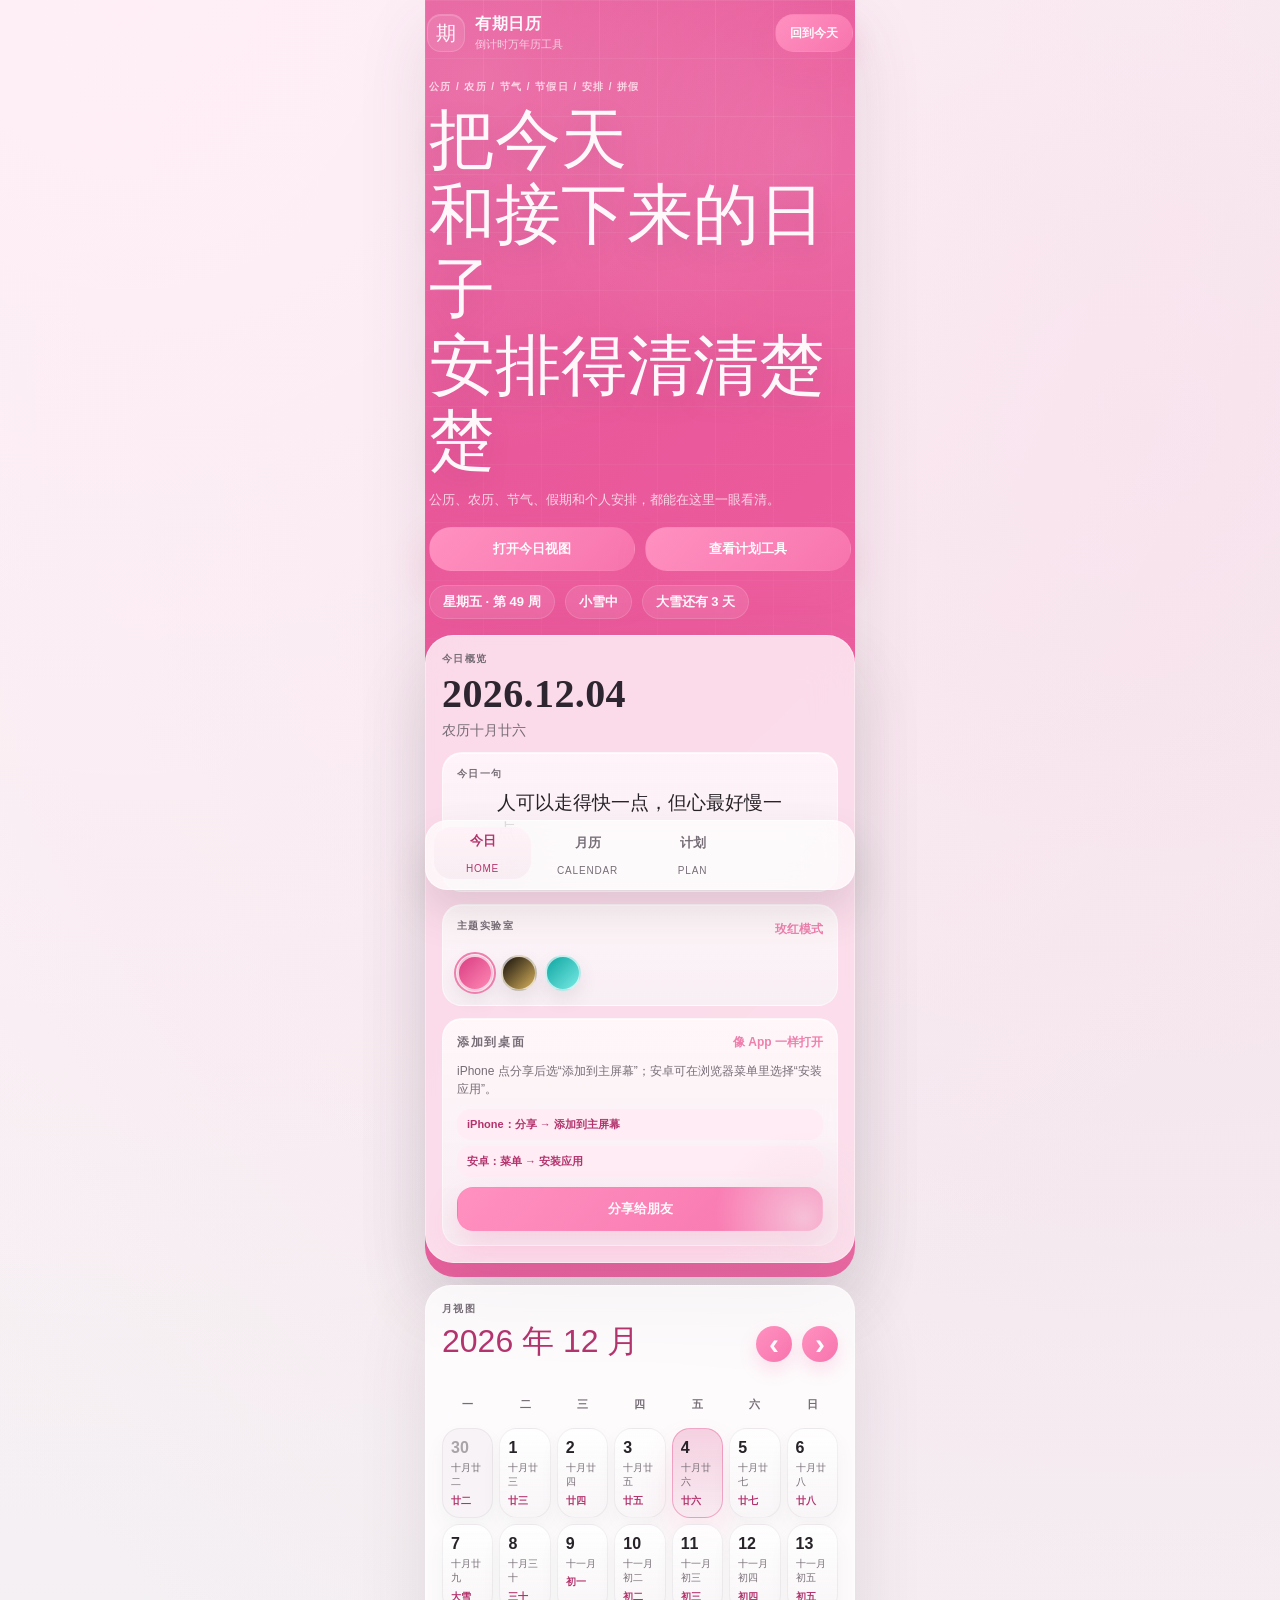
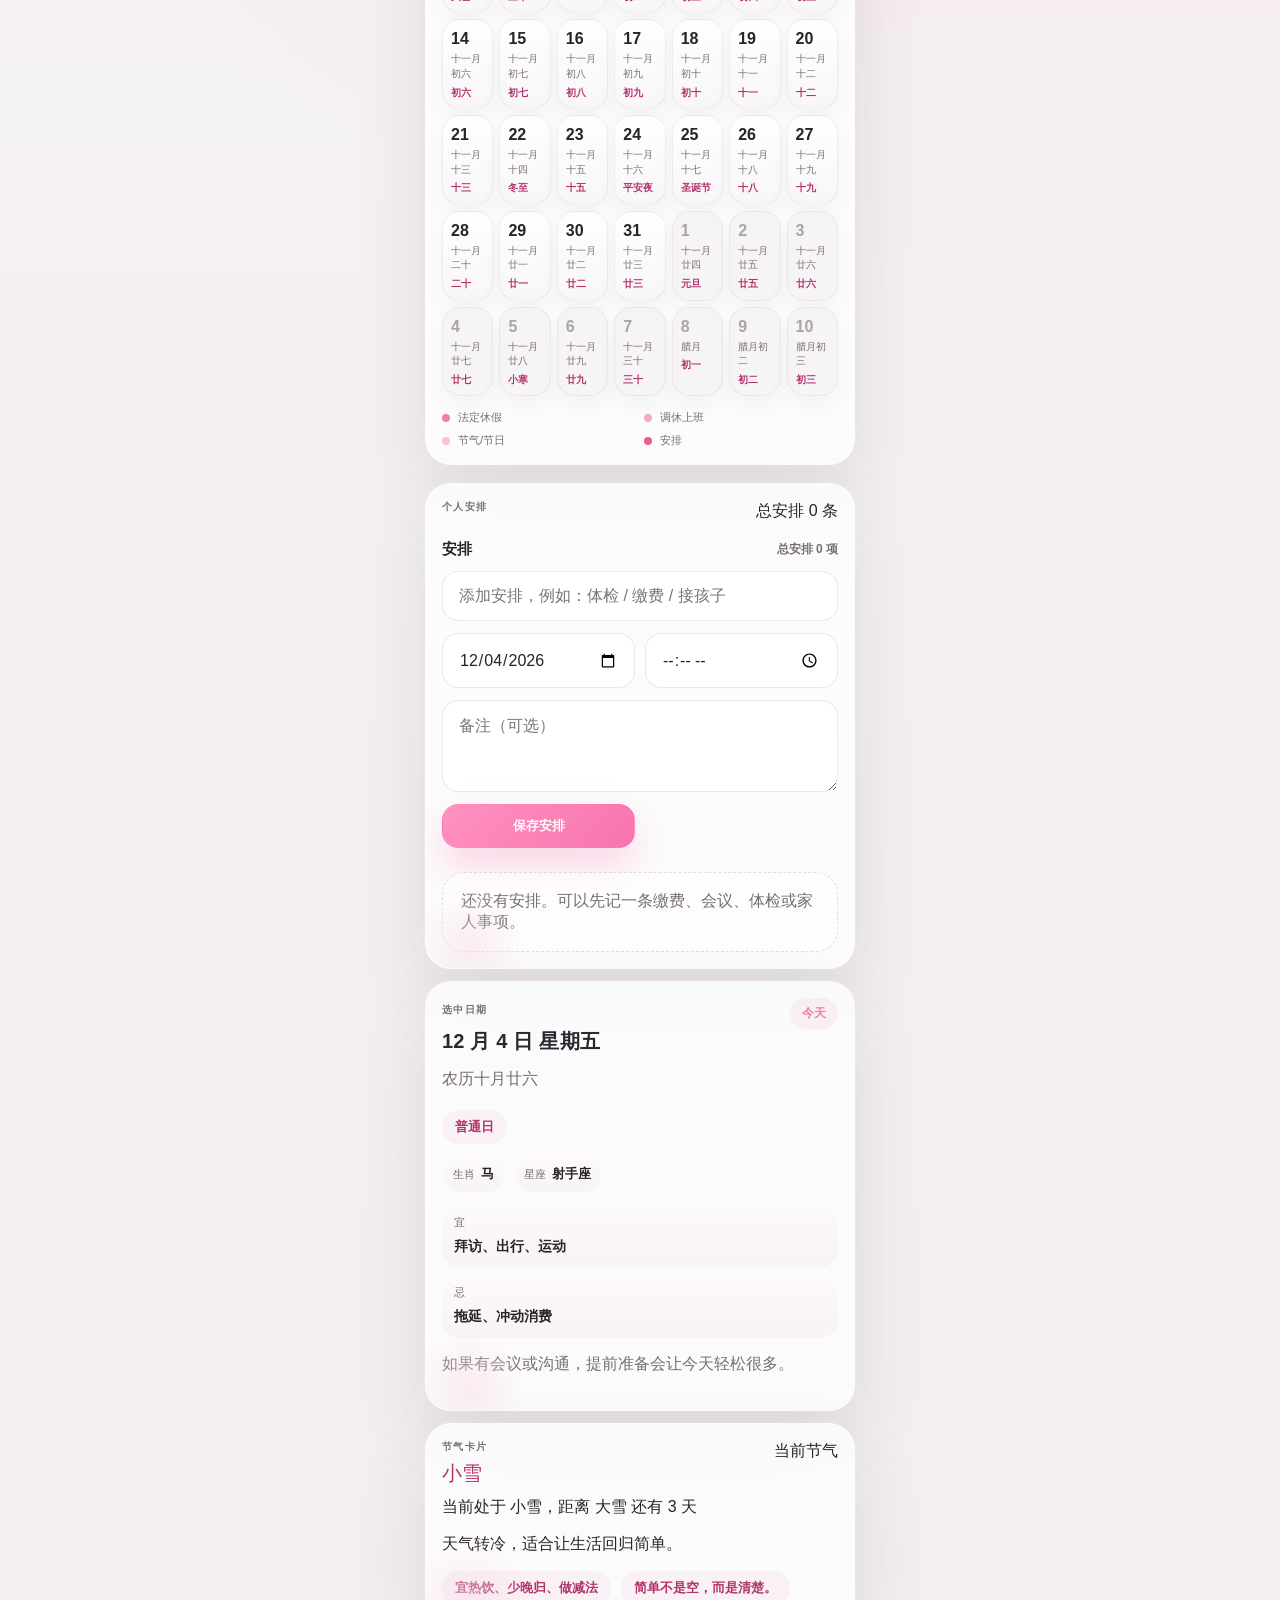
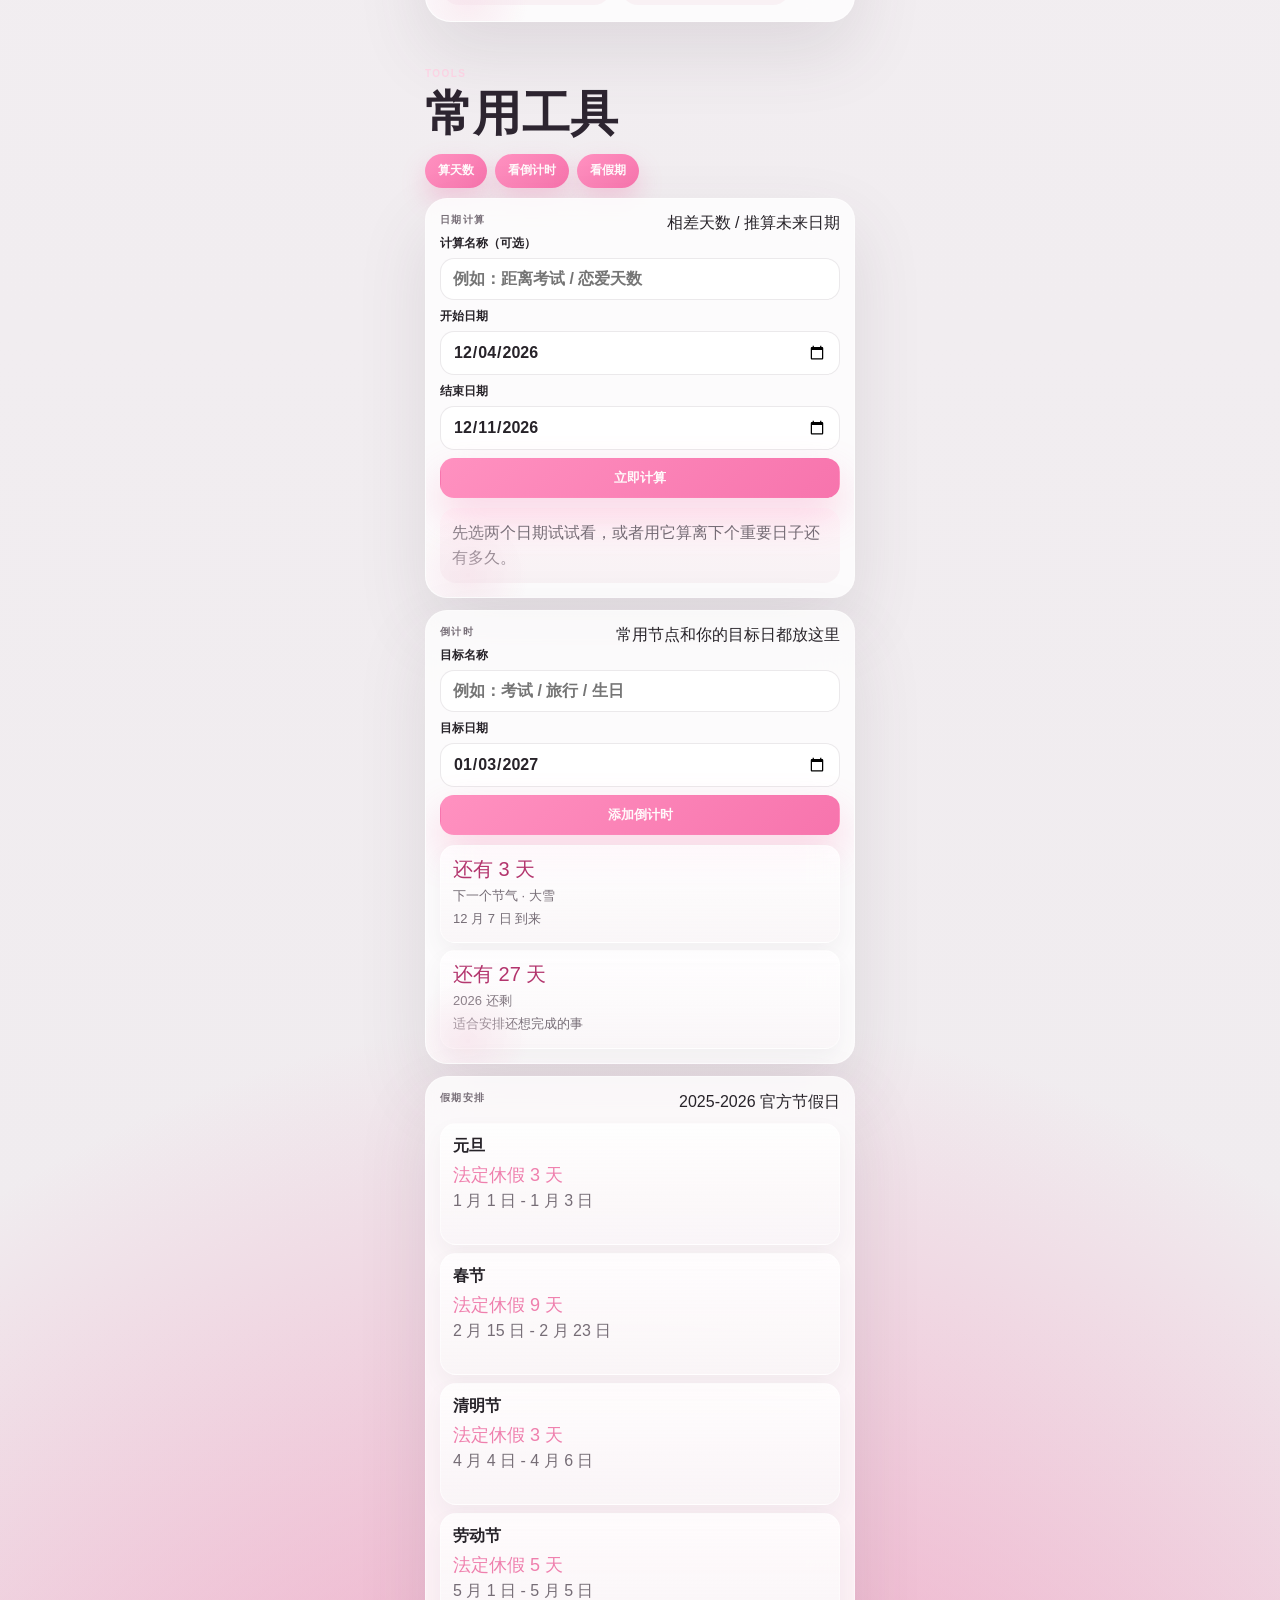
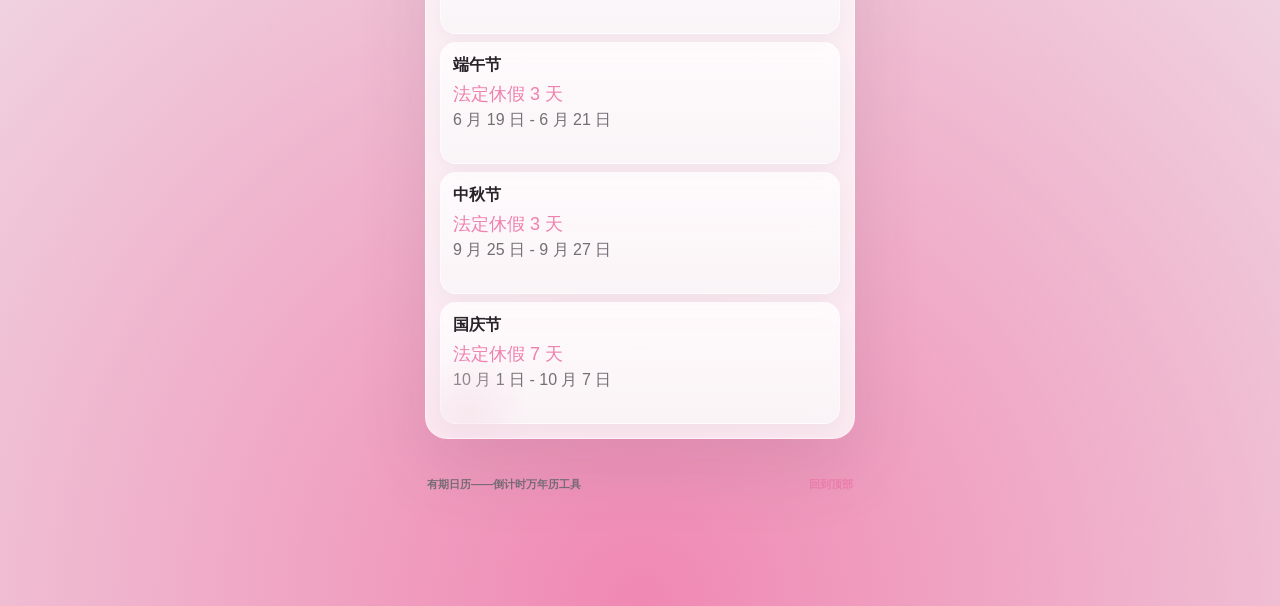
<file: index.html>
<!doctype html>
<html lang="zh-CN">
  <head>
    <meta charset="utf-8" />
    <meta name="viewport" content="width=device-width, initial-scale=1" />
    <title>有期日历——倒计时万年历工具</title>
    <meta
      name="description"
      content="有期日历——倒计时万年历工具，融合公历、农历、节气、法定节假日、轻量黄历、个人安排、倒计时与拼假建议。"
    />
    <meta name="application-name" content="有期日历" />
    <meta name="theme-color" content="#ea5b96" />
    <meta name="mobile-web-app-capable" content="yes" />
    <meta name="apple-mobile-web-app-capable" content="yes" />
    <meta name="apple-mobile-web-app-status-bar-style" content="default" />
    <meta name="apple-mobile-web-app-title" content="有期日历" />
    <meta name="format-detection" content="telephone=no" />
    <link rel="manifest" href="./manifest.webmanifest" />
    <link rel="icon" href="./assets/icon-calendar.svg" type="image/svg+xml" />
    <link rel="icon" href="./assets/icon-192.png" sizes="192x192" type="image/png" />
    <link rel="apple-touch-icon" href="./assets/apple-touch-icon.png" />
    <link rel="stylesheet" href="./styles.css?v=36" />
  </head>
  <body>
    <div class="app-shell">
      <header class="hero" id="top">
        <nav class="nav" aria-label="主导航">
          <a class="brand" href="#top">
            <span class="brand-mark">期</span>
            <span class="brand-copy">
              <strong>有期日历</strong>
              <small>倒计时万年历工具</small>
            </span>
          </a>
          <div class="nav-actions">
            <a href="#calendarSection">看日历</a>
            <a href="#toolsSection">看工具</a>
            <button type="button" class="ghost-button is-hidden" id="installAppButton">安装 App</button>
            <button type="button" class="ghost-button" id="jumpTodayButton">回到今天</button>
          </div>
        </nav>

        <section class="hero-grid">
          <div class="hero-copy">
            <p class="eyebrow">公历 / 农历 / 节气 / 节假日 / 安排 / 拼假</p>
            <h1>把今天<br />和接下来的日子<br />安排得清清楚楚</h1>
            <p class="lead">公历、农历、节气、假期和个人安排，都能在这里一眼看清。</p>
            <div class="hero-actions">
              <a class="button primary" href="#calendarSection">打开今日视图</a>
              <a class="button secondary" href="#toolsSection">查看计划工具</a>
            </div>
            <div class="hero-meta" id="heroMeta"></div>
          </div>

          <aside class="hero-panel">
            <div class="today-head">
              <p class="panel-label">今日概览</p>
              <h2 id="heroDateText">2026.05.25</h2>
              <p id="heroLunarText">农历四月初九</p>
            </div>
            <div class="today-quote">
              <p class="panel-label">今日一句</p>
              <blockquote id="quoteText"></blockquote>
              <cite id="quoteSource"></cite>
            </div>
            <div class="theme-lab">
              <div class="card-head">
                <p class="panel-label">主题实验室</p>
                <span id="themeNameText">玫红模式</span>
              </div>
              <div class="theme-presets" id="themePresetList" aria-label="主题预设">
                <button type="button" class="theme-swatch" data-theme-preset="rose" aria-label="玫红模式"></button>
                <button type="button" class="theme-swatch" data-theme-preset="amber" aria-label="黑金模式"></button>
                <button type="button" class="theme-swatch" data-theme-preset="tiffany" aria-label="提夫尼蓝模式"></button>
              </div>
            </div>
            <div class="install-card">
              <div class="card-head">
                <p class="panel-label">添加到桌面</p>
                <span>像 App 一样打开</span>
              </div>
              <p id="installHintText">扫码或点链接打开后，可添加到手机桌面。</p>
              <div class="install-steps">
                <span>iPhone：分享 → 添加到主屏幕</span>
                <span>安卓：菜单 → 安装应用</span>
              </div>
              <button type="button" class="button secondary small" id="shareAppButton">分享给朋友</button>
            </div>
          </aside>
        </section>
      </header>

      <main>
        <section class="calendar-section" id="calendarSection">
          <div class="calendar-layout">
            <div class="calendar-main-column">
              <article class="calendar-panel">
                <div class="calendar-toolbar">
                  <div>
                    <p class="panel-label">月视图</p>
                    <h3 id="calendarTitle">2026 年 5 月</h3>
                  </div>
                  <div class="toolbar-actions">
                    <button type="button" class="icon-button" id="prevMonthButton" aria-label="上一个月">‹</button>
                    <button type="button" class="icon-button" id="nextMonthButton" aria-label="下一个月">›</button>
                  </div>
                </div>

                <div class="weekday-row" aria-hidden="true">
                  <span>一</span>
                  <span>二</span>
                  <span>三</span>
                  <span>四</span>
                  <span>五</span>
                  <span>六</span>
                  <span>日</span>
                </div>
                <div class="calendar-grid" id="calendarGrid" role="grid" aria-label="月历"></div>
                <div class="legend">
                  <span><i class="dot holiday"></i>法定休假</span>
                  <span><i class="dot makeup"></i>调休上班</span>
                  <span><i class="dot solar"></i>节气/节日</span>
                  <span><i class="dot schedule"></i>安排</span>
                </div>
              </article>

              <article class="detail-card plan-card">
                <div class="card-head">
                  <p class="panel-label">个人安排</p>
                  <span id="planCountText">当天 0 条</span>
                </div>
                <div class="plan-section">
                  <div class="plan-section-head">
                    <strong>安排</strong>
                    <span id="scheduleCountText">0 项</span>
                  </div>
                  <form class="schedule-form" id="scheduleForm">
                    <input id="scheduleTitleInput" name="title" type="text" maxlength="28" placeholder="添加安排，例如：体检 / 缴费 / 接孩子" required />
                    <div class="schedule-grid">
                      <input id="scheduleDateInput" name="date" type="date" required />
                      <input id="scheduleTimeInput" name="time" type="time" />
                    </div>
                    <textarea id="scheduleNoteInput" name="note" rows="3" maxlength="80" placeholder="备注（可选）"></textarea>
                    <div class="schedule-form-actions">
                      <button type="submit" class="button primary small" id="scheduleSubmitButton">保存安排</button>
                      <button type="button" class="button secondary small is-hidden" id="scheduleEditCancelButton">取消修改</button>
                    </div>
                  </form>
                  <div class="schedule-list" id="scheduleList"></div>
                </div>
              </article>
            </div>

            <aside class="detail-column">
              <article class="detail-card focus-card">
                <div class="card-head">
                  <p class="panel-label">选中日期</p>
                  <span class="date-pill" id="selectedDatePill">今天</span>
                </div>
                <h3 id="selectedDateTitle">5 月 25 日 星期一</h3>
                <p class="detail-subtitle" id="selectedLunarText">农历四月初九</p>
                <div class="tag-group" id="selectedTags"></div>
                <div class="selected-schedule-preview" id="selectedSchedulePreview"></div>
                <div class="today-grid">
                  <div>
                    <span>生肖</span>
                    <strong id="selectedZodiac">马</strong>
                  </div>
                  <div>
                    <span>星座</span>
                    <strong id="selectedStarSign">双子座</strong>
                  </div>
                </div>
                <div class="daily-advice-grid">
                  <div>
                    <span>宜</span>
                    <strong id="selectedYi">整理、沟通、复盘</strong>
                  </div>
                  <div>
                    <span>忌</span>
                    <strong id="selectedJi">拖延、熬夜</strong>
                  </div>
                </div>
                <p class="advice" id="selectedAdvice"></p>
              </article>

              <article class="detail-card solar-card">
                <div class="card-head">
                  <p class="panel-label">节气卡片</p>
                  <span id="solarPhaseBadge">当前节气</span>
                </div>
                <h3 id="solarTermTitle">小满</h3>
                <p id="solarTermDateText"></p>
                <p id="solarTermDescription"></p>
                <div class="mini-list" id="solarMetaList"></div>
              </article>
            </aside>
          </div>
        </section>

        <section class="tools-section" id="toolsSection">
          <div class="section-heading">
            <p class="eyebrow">Tools</p>
            <h2>常用工具</h2>
            <div class="tool-shortcuts" aria-label="常用工具入口">
              <button type="button" data-tool-jump="dateDiffTool">算天数</button>
              <button type="button" data-tool-jump="countdownTool">看倒计时</button>
              <button type="button" data-tool-jump="leavePlannerTool">看假期</button>
            </div>
          </div>

          <div class="tool-grid">
            <article class="tool-card" id="dateDiffTool">
              <div class="card-head">
                <p class="panel-label">日期计算</p>
                <span>相差天数 / 推算未来日期</span>
              </div>
              <form id="dateDiffForm" class="stack-form">
                <label>
                  <span>计算名称（可选）</span>
                  <input id="diffTitleInput" type="text" maxlength="24" placeholder="例如：距离考试 / 恋爱天数" />
                </label>
                <label>
                  <span>开始日期</span>
                  <input id="diffStartInput" type="date" required />
                </label>
                <label>
                  <span>结束日期</span>
                  <input id="diffEndInput" type="date" required />
                </label>
                <button type="submit" class="button primary">立即计算</button>
              </form>
              <div class="tool-result" id="dateDiffResult"></div>
            </article>

            <article class="tool-card" id="countdownTool">
              <div class="card-head">
                <p class="panel-label">倒计时</p>
                <span>常用节点和你的目标日都放这里</span>
              </div>
              <form id="countdownForm" class="stack-form countdown-form">
                <label>
                  <span>目标名称</span>
                  <input id="countdownTitleInput" type="text" maxlength="24" placeholder="例如：考试 / 旅行 / 生日" required />
                </label>
                <label>
                  <span>目标日期</span>
                  <input id="countdownDateInput" type="date" required />
                </label>
                <button type="submit" class="button primary">添加倒计时</button>
              </form>
              <div class="countdown-list" id="countdownList"></div>
            </article>

            <article class="tool-card" id="leavePlannerTool">
              <div class="card-head">
                <p class="panel-label">假期安排</p>
                <span>2025-2026 官方节假日</span>
              </div>
              <div class="planner-list" id="leavePlannerList"></div>
            </article>
          </div>
        </section>

      </main>

      <footer class="footer">
        <span>有期日历——倒计时万年历工具</span>
        <a href="#top">回到顶部</a>
      </footer>

      <div class="schedule-modal" id="scheduleModal" hidden>
        <button type="button" class="schedule-modal-backdrop" id="scheduleModalBackdrop" aria-label="关闭安排详情"></button>
        <section class="schedule-modal-panel" role="dialog" aria-modal="true" aria-labelledby="scheduleModalTitle">
          <div class="schedule-modal-handle" aria-hidden="true"></div>
          <div class="schedule-modal-head">
            <div>
              <p class="panel-label">当日安排</p>
              <h3 id="scheduleModalTitle">5 月 28 日 星期四</h3>
              <p id="scheduleModalSubtitle">共 1 项安排</p>
            </div>
            <button type="button" class="schedule-modal-close" id="scheduleModalClose" aria-label="关闭">×</button>
          </div>
          <div class="schedule-modal-list" id="scheduleModalList"></div>
        </section>
      </div>

      <nav class="app-dock" aria-label="App 导航">
        <a class="dock-item is-active" href="#top" data-dock-target="top">
          <span>今日</span>
          <small>Home</small>
        </a>
        <a class="dock-item" href="#calendarSection" data-dock-target="calendarSection">
          <span>月历</span>
          <small>Calendar</small>
        </a>
        <a class="dock-item" href="#toolsSection" data-dock-target="toolsSection">
          <span>计划</span>
          <small>Plan</small>
        </a>
      </nav>
    </div>

    <script src="./calendar-data.js"></script>
    <script src="./user-data-store.js"></script>
    <script src="./script.js?v=36"></script>
  </body>
</html>
</file>
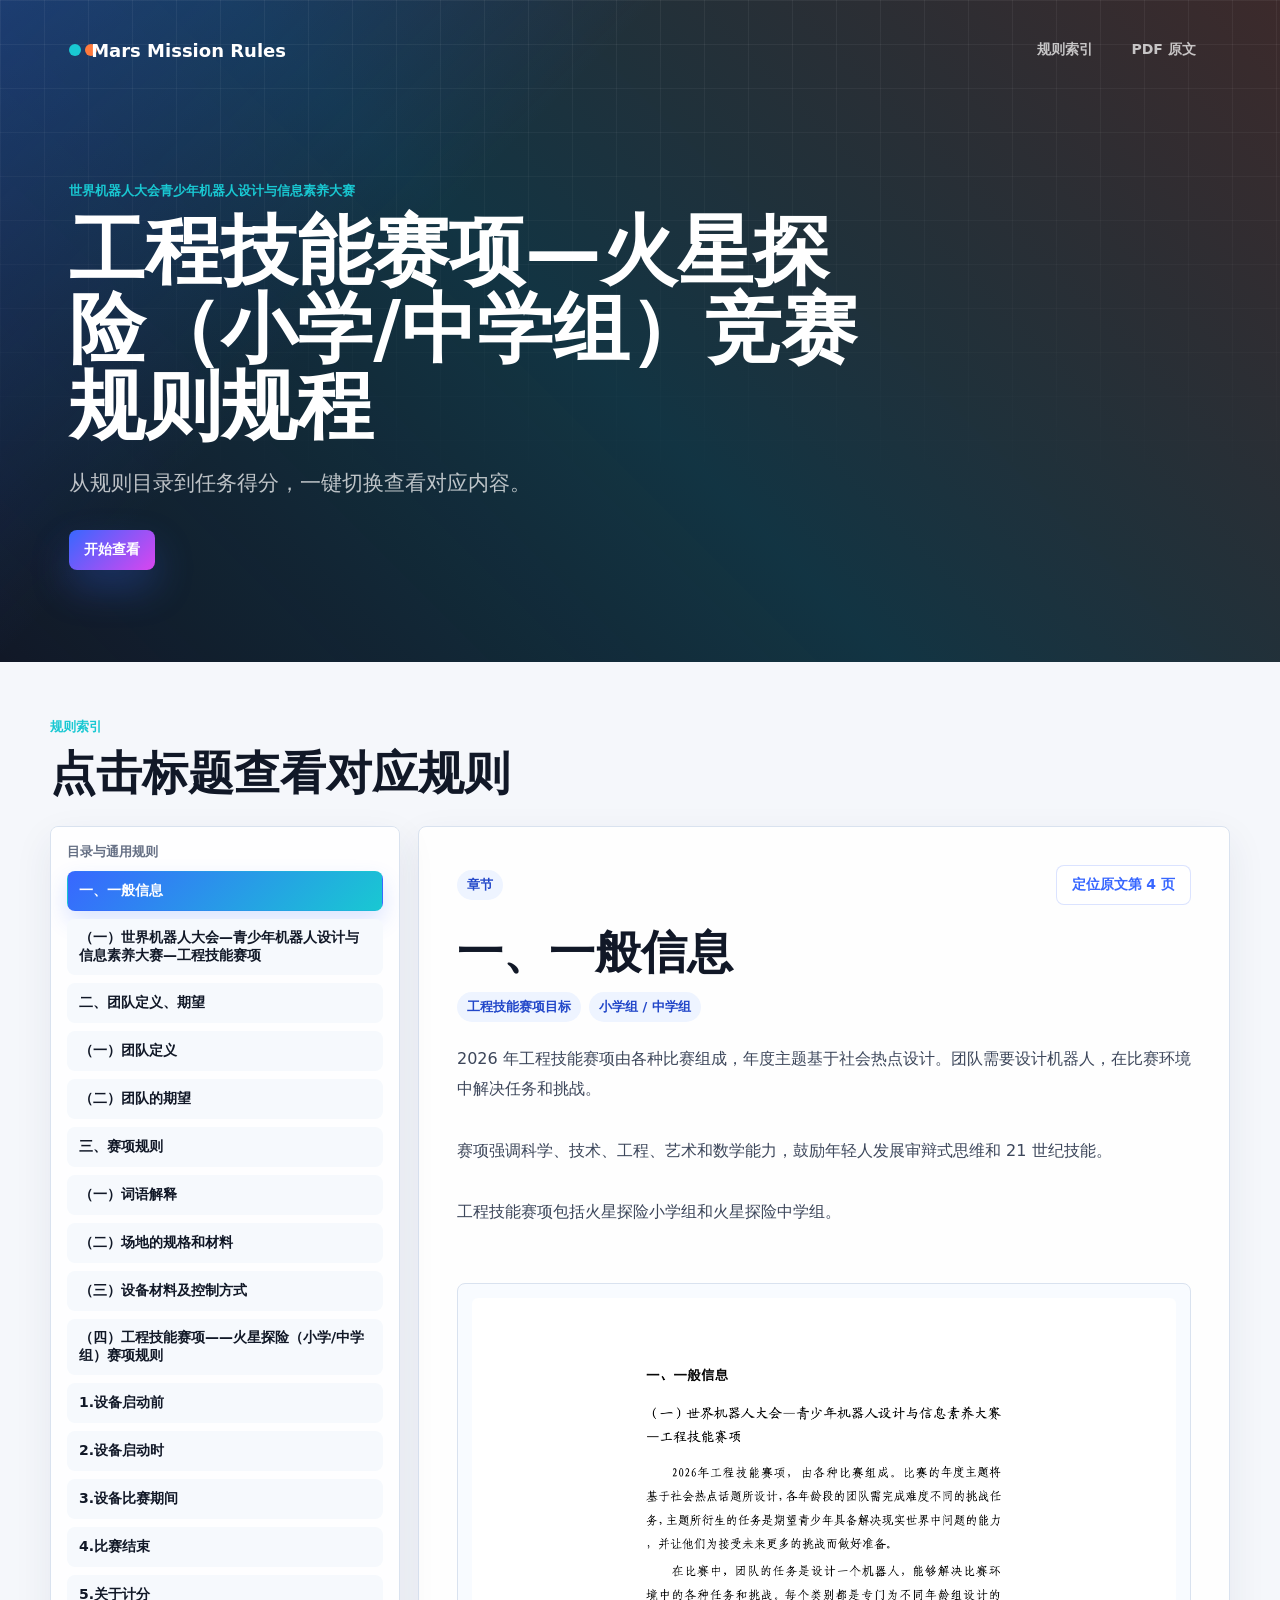
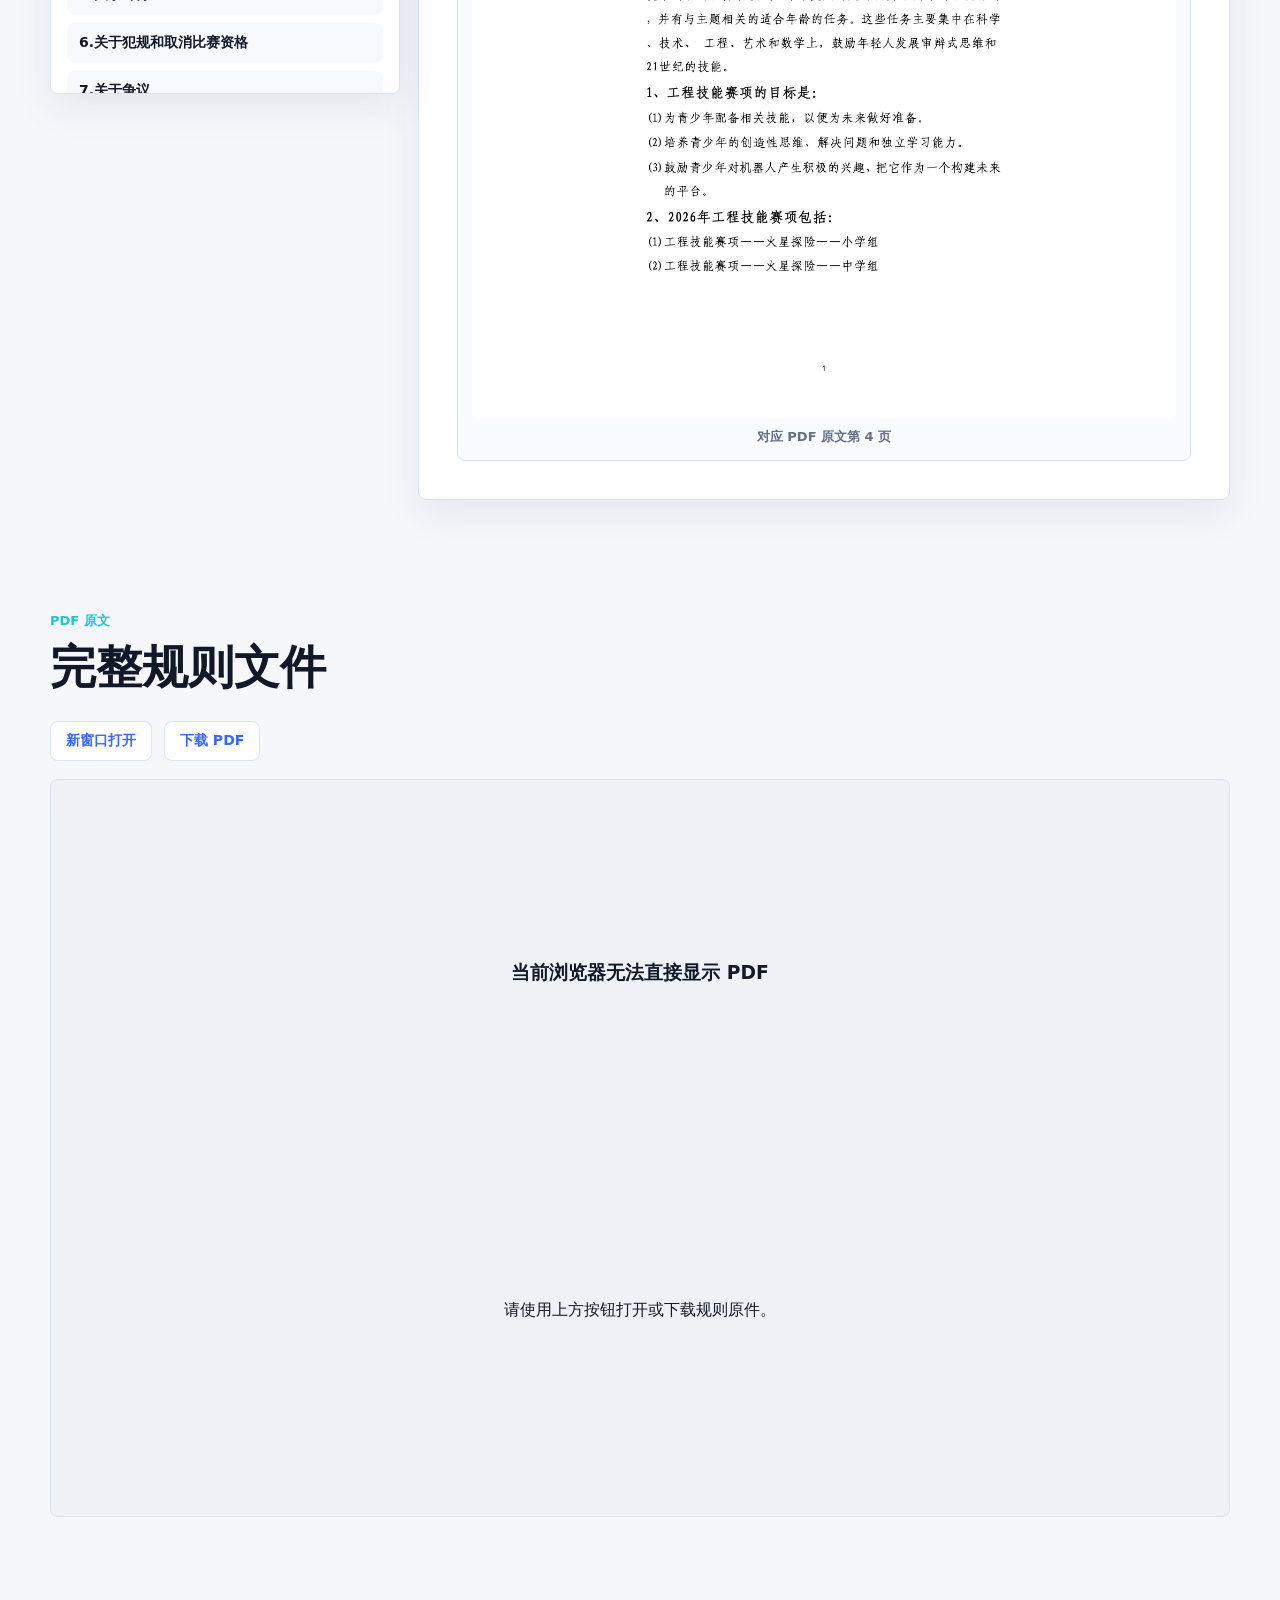
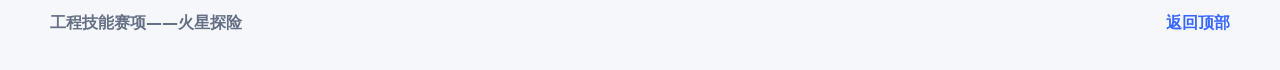
<file: mars-rules/index.html>
<!doctype html>
<html lang="zh-CN">
  <head>
    <meta charset="utf-8" />
    <meta name="viewport" content="width=device-width, initial-scale=1" />
    <title>工程技能赛项—火星探险竞赛规则规程</title>
    <link rel="stylesheet" href="./styles.css" />
    <meta name="description" content="工程技能赛项火星探险规则互动网页。" />
  </head>
  <body>
    <header class="site-header" id="top">
      <nav class="nav" aria-label="页面导航">
        <a class="brand" href="#top">Mars Mission Rules</a>
        <div class="nav-links">
          <a href="#rules">规则索引</a>
          <a href="#pdf">PDF 原文</a>
        </div>
      </nav>

      <section class="hero">
        <div class="hero-copy">
          <p class="eyebrow">世界机器人大会青少年机器人设计与信息素养大赛</p>
          <h1>工程技能赛项—火星探险（小学/中学组）竞赛规则规程</h1>
          <p class="lead">从规则目录到任务得分，一键切换查看对应内容。</p>
          <div class="hero-actions">
            <a class="button primary" href="#rules">开始查看</a>
          </div>
        </div>
      </section>
    </header>

    <main>
      <section class="section rules" id="rules">
        <div class="section-head">
          <p class="eyebrow">规则索引</p>
          <h2>点击标题查看对应规则</h2>
        </div>

        <div class="rule-layout">
          <aside class="index-panel" aria-label="规则标题索引">
            <div class="index-group">
              <h3>目录与通用规则</h3>
              <div class="chip-list" id="generalIndex"></div>
            </div>
            <div class="index-group">
              <h3>任务标题</h3>
              <div class="chip-list task-list" id="taskIndex"></div>
            </div>
          </aside>

          <article class="rule-card" id="ruleCard" tabindex="-1" aria-live="polite">
            <div class="rule-card-top">
              <span class="rule-tag" id="ruleTag">章节</span>
              <a class="pdf-link" id="rulePdfLink" href="#pdf">定位到原文页</a>
            </div>
            <h3 id="ruleTitle"></h3>
            <div id="ruleMeta" class="rule-meta"></div>
            <div id="ruleBody" class="rule-body"></div>
            <div id="ruleTable" class="rule-table-wrap"></div>
            <figure class="page-preview">
              <img id="rulePageImage" src="../assets/pages/page-04.png" alt="对应 PDF 页面预览" />
              <figcaption id="rulePageCaption">PDF 原文页预览</figcaption>
            </figure>
          </article>
        </div>
      </section>

      <section class="section pdf-section" id="pdf">
        <div class="section-head">
          <p class="eyebrow">PDF 原文</p>
          <h2>完整规则文件</h2>
        </div>
        <div class="pdf-actions">
          <a class="button secondary" href="../mars-exploration-rules.pdf" target="_blank" rel="noreferrer">新窗口打开</a>
          <a class="button secondary" href="../mars-exploration-rules.pdf" download>下载 PDF</a>
        </div>
        <div class="pdf-frame">
          <object id="pdfObject" data="../mars-exploration-rules.pdf#view=FitH" type="application/pdf">
            <div class="fallback">
              <h3>当前浏览器无法直接显示 PDF</h3>
              <p>请使用上方按钮打开或下载规则原件。</p>
            </div>
          </object>
        </div>
      </section>
    </main>

    <footer class="footer">
      <span>工程技能赛项——火星探险</span>
      <a href="#top">返回顶部</a>
    </footer>

    <div class="modal" id="ruleModal" aria-hidden="true">
      <div class="modal-backdrop" data-close-modal></div>
      <section class="modal-sheet" role="dialog" aria-modal="true" aria-labelledby="modalTitle" tabindex="-1">
        <div class="modal-bar">
          <button class="modal-back" type="button" data-close-modal>返回目录</button>
          <a class="modal-pdf-link" id="modalPdfLink" href="#pdf">定位原文页</a>
        </div>
        <div class="modal-content">
          <span class="rule-tag" id="modalTag">章节</span>
          <h3 id="modalTitle"></h3>
          <div id="modalMeta" class="rule-meta"></div>
          <div id="modalBody" class="rule-body"></div>
          <div id="modalTable" class="rule-table-wrap"></div>
          <figure class="page-preview modal-preview">
            <img id="modalPageImage" src="../assets/pages/page-04.png" alt="对应 PDF 页面预览" />
            <figcaption id="modalPageCaption">PDF 原文页预览</figcaption>
          </figure>
        </div>
      </section>
    </div>

    <script src="./script.js"></script>
  </body>
</html>
</file>
<file: styles.css>
:root {
  /* Core surfaces and text */
  color-scheme: light;
  --bg: #f4f1f3;
  --bg-strong: #ece8eb;
  --paper: rgba(255, 255, 255, 0.78);
  --paper-solid: #fcfbfc;
  --surface: rgba(249, 246, 248, 0.92);
  --surface-strong: rgba(255, 241, 247, 0.94);
  --ink: #272329;
  --muted: #766d76;
  --line: rgba(91, 78, 88, 0.12);
  --line-strong: rgba(91, 78, 88, 0.2);

  /* Brand palette */
  --accent: #ea5b96;
  --accent-deep: #ee7caf;
  --accent-soft: #f7b2cf;
  --accent-soft-2: #ffe1ee;
  --accent-dark: #b3346d;
  --mint: #f0a8c5;
  --gold: #ffc0d7;
  --hero-start: #e55497;
  --hero-mid: #eb5b9c;
  --hero-end: #f06aa6;
  --glow-1: #ffdfed;
  --glow-2: #f5d6e3;
  --glow-3: #f7c4da;
  --button-start: #ff91c0;
  --button-end: #f774ad;
  --button-shadow: rgba(244, 106, 165, 0.28);
  --calendar-border: rgba(234, 91, 150, 0.18);
  --calendar-border-hover: rgba(234, 91, 150, 0.28);
  --calendar-border-strong: rgba(234, 91, 150, 0.42);
  --calendar-inset: rgba(234, 91, 150, 0.2);
  --calendar-shadow: rgba(234, 91, 150, 0.12);
  --calendar-selected-shadow: rgba(234, 91, 150, 0.14);
  --calendar-today-start: rgba(255, 231, 242, 0.98);
  --calendar-today-end: rgba(255, 247, 251, 0.98);
  --calendar-selected-start: rgba(255, 246, 250, 0.98);
  --calendar-selected-end: rgba(247, 237, 242, 0.98);
  --calendar-active-start: rgba(255, 222, 237, 0.98);
  --calendar-active-end: rgba(255, 243, 249, 0.98);
  --calendar-holiday-start: rgba(255, 237, 244, 0.96);
  --calendar-holiday-end: rgba(255, 251, 252, 0.94);
  --calendar-makeup-start: rgba(237, 245, 242, 0.96);
  --calendar-makeup-end: rgba(255, 255, 255, 0.92);

  /* Shared depth and radius */
  --shadow: 0 30px 70px rgba(83, 69, 80, 0.12);
  --shadow-soft: 0 18px 42px rgba(83, 69, 80, 0.08);
  --radius-xl: 32px;
  --radius-lg: 24px;
  --radius-md: 18px;

  /* Title system */
  --font-title: "Songti SC", "STSong", serif;
  --font-display: "Cormorant Garamond", "Songti SC", serif;
  --title-ink: #2d2530;
  --title-hero-size: clamp(38px, 6vw, 66px);
  --title-section-size: clamp(30px, 4vw, 48px);
  --title-card-size: clamp(22px, 2.4vw, 30px);
  --title-detail-size: 20px;
}

* {
  box-sizing: border-box;
}

html {
  scroll-behavior: smooth;
}

body {
  margin: 0;
  min-width: 320px;
  color: var(--ink);
  font-family: "Hiragino Sans GB", "PingFang SC", "Source Han Sans SC", "Microsoft YaHei", sans-serif;
  background:
    radial-gradient(circle at 10% 0%, var(--glow-1), transparent 28%),
    radial-gradient(circle at 90% 8%, var(--glow-2), transparent 30%),
    radial-gradient(circle at 50% 100%, var(--glow-3), transparent 22%),
    linear-gradient(180deg, #f7f4f6 0%, #f2eef1 48%, #efebee 100%);
}

a {
  color: inherit;
  text-decoration: none;
}

button,
input,
textarea {
  font: inherit;
}

button {
  border: 0;
  cursor: pointer;
}

.is-hidden {
  display: none !important;
}

input,
textarea {
  width: 100%;
  padding: 15px 16px;
  border: 1px solid var(--line);
  border-radius: 16px;
  color: var(--ink);
  background: rgba(255, 255, 255, 0.84);
  box-shadow: inset 0 1px 0 rgba(255, 255, 255, 0.7);
}

input:focus-visible,
textarea:focus-visible,
button:focus-visible,
a:focus-visible {
  outline: 3px solid rgba(217, 152, 177, 0.34);
  outline-offset: 2px;
}

textarea {
  min-height: 92px;
  resize: vertical;
}

.app-shell {
  min-height: 100vh;
  padding-bottom: 120px;
}

.hero,
.calendar-section,
.tools-section,
.notes-section,
.footer {
  width: min(1180px, calc(100% - 28px));
  margin-inline: auto;
}

.hero {
  position: relative;
  padding: 22px 0 48px;
}

.hero::before {
  content: "";
  position: absolute;
  inset: 0;
  z-index: -2;
  border-radius: 0 0 44px 44px;
  background:
    radial-gradient(circle at 12% 6%, rgba(255, 228, 239, 0.2), transparent 30%),
    radial-gradient(circle at 88% 12%, rgba(255, 255, 255, 0.12), transparent 24%),
    linear-gradient(135deg, var(--hero-start) 0%, var(--hero-mid) 52%, var(--hero-end) 100%);
  box-shadow: var(--shadow);
}

.hero::after {
  content: "";
  position: absolute;
  inset: 0;
  z-index: -1;
  border-radius: 0 0 44px 44px;
  background-image:
    linear-gradient(rgba(255, 255, 255, 0.08) 1px, transparent 1px),
    linear-gradient(90deg, rgba(255, 255, 255, 0.08) 1px, transparent 1px);
  background-size: 58px 58px;
  mask-image: linear-gradient(180deg, rgba(0, 0, 0, 0.9), transparent 85%);
}

.nav,
.hero-grid {
  width: min(1120px, calc(100% - 8px));
  margin-inline: auto;
}

.nav {
  display: flex;
  align-items: center;
  justify-content: space-between;
  gap: 18px;
  padding: 6px 0 22px;
}

.brand {
  display: inline-flex;
  align-items: center;
  gap: 14px;
  color: #fff8fb;
}

.brand-mark {
  display: grid;
  width: 46px;
  height: 46px;
  place-items: center;
  border: 1px solid rgba(255, 248, 251, 0.16);
  border-radius: 16px;
  font-family: "STKaiti", "KaiTi", serif;
  font-size: 24px;
  background: rgba(255, 255, 255, 0.1);
  box-shadow: inset 0 1px 0 rgba(255, 255, 255, 0.18);
}

.brand-copy {
  display: grid;
  gap: 2px;
}

.brand-copy strong {
  font-size: 19px;
  letter-spacing: 0.04em;
}

.brand-copy small {
  color: rgba(255, 248, 251, 0.7);
  font-size: 12px;
}

.nav-actions {
  display: flex;
  align-items: center;
  gap: 10px;
}

.nav-actions a,
.ghost-button,
.button {
  display: inline-flex;
  align-items: center;
  justify-content: center;
  min-height: 42px;
  padding: 0 16px;
  border-radius: 999px;
  font-size: 14px;
  font-weight: 700;
}

.nav-actions a {
  color: rgba(255, 248, 251, 0.78);
}

.nav-actions a:hover {
  color: #fff;
}

.ghost-button {
  color: #fffafb;
  border: 1px solid rgba(255, 126, 180, 0.16);
  background: linear-gradient(135deg, var(--button-start), var(--button-end));
  box-shadow: 0 12px 24px var(--button-shadow);
}

.hero-grid {
  display: grid;
  grid-template-columns: minmax(0, 1.08fr) minmax(290px, 360px);
  gap: clamp(24px, 4vw, 42px);
  align-items: stretch;
}

.hero-copy {
  padding: clamp(30px, 5vw, 64px) 0 8px;
  color: #fff8fb;
}

.eyebrow,
.panel-label {
  margin: 0 0 12px;
  font-size: 12px;
  font-weight: 800;
  letter-spacing: 0.16em;
  text-transform: uppercase;
}

.eyebrow {
  color: #ffd7e7;
}

.panel-label {
  color: var(--muted);
}

h1,
h2,
h3,
p,
blockquote {
  margin-top: 0;
}

h1 {
  max-width: 780px;
  margin-bottom: 20px;
  color: var(--title-ink);
  font-family: var(--font-title);
  font-size: var(--title-hero-size);
  line-height: 1.08;
  letter-spacing: 0.01em;
}

h2 {
  margin-bottom: 12px;
  color: var(--title-ink);
  font-family: var(--font-title);
  font-size: var(--title-section-size);
  line-height: 1.1;
  letter-spacing: 0.01em;
}

h3 {
  margin-bottom: 12px;
  color: var(--title-ink);
  font-size: var(--title-card-size);
  line-height: 1.2;
  letter-spacing: 0.01em;
}

.hero-copy h1 {
  color: #fff8fb;
  font-family: "PingFang SC", "Hiragino Sans GB", "Source Han Sans SC", "Microsoft YaHei", sans-serif;
  font-weight: 300;
  letter-spacing: 0;
  text-shadow: 0 10px 24px rgba(121, 63, 92, 0.18);
}

.lead {
  max-width: 610px;
  color: rgba(255, 248, 251, 0.78);
  font-size: clamp(17px, 2vw, 21px);
  line-height: 1.85;
}

.hero-actions {
  display: flex;
  flex-wrap: wrap;
  gap: 12px;
  margin-top: 28px;
}

.button {
  border: 1px solid transparent;
}

.button.primary {
  color: #fffafb;
  background: linear-gradient(135deg, var(--button-start), var(--button-end));
  box-shadow: 0 18px 38px var(--button-shadow);
}

.button.secondary {
  color: #fffafb;
  border-color: rgba(255, 126, 180, 0.2);
  background: linear-gradient(135deg, var(--button-start), var(--button-end));
  box-shadow: 0 14px 30px rgba(244, 106, 165, 0.24);
}

.button.small {
  min-height: 48px;
  padding-inline: 18px;
  border-radius: 16px;
}

.hero-meta,
.today-tags,
.tag-group,
.mini-list,
.legend,
.today-grid,
.countdown-list {
  display: flex;
  flex-wrap: wrap;
  gap: 10px;
}

.hero-meta {
  margin-top: 28px;
}

.hero-meta span,
.today-tags span,
.tag-group span,
.mini-list span {
  display: inline-flex;
  align-items: center;
  min-height: 34px;
  padding: 6px 13px;
  border-radius: 999px;
  font-size: 13px;
  font-weight: 700;
}

.hero-meta span,
.today-tags span {
  color: #fff8fb;
  border: 1px solid rgba(255, 248, 251, 0.14);
  background: rgba(255, 255, 255, 0.1);
  backdrop-filter: blur(10px);
}

.hero-panel,
.calendar-panel,
.detail-card,
.tool-card,
.note-card {
  border: 1px solid rgba(255, 255, 255, 0.36);
  border-radius: var(--radius-xl);
  background: var(--paper);
  backdrop-filter: blur(20px);
  box-shadow: var(--shadow);
}

.hero-panel {
  position: relative;
  display: grid;
  gap: 20px;
  align-content: start;
  padding: 24px;
  overflow: hidden;
}

.hero-panel::before {
  content: "";
  position: absolute;
  inset: auto -40px -46px auto;
  width: 180px;
  height: 180px;
  border-radius: 50%;
  background: radial-gradient(circle, rgba(246, 220, 231, 0.72), transparent 70%);
  pointer-events: none;
}

.today-head h2 {
  margin-bottom: 8px;
  color: var(--title-ink);
  font-family: var(--font-display);
  font-size: clamp(42px, 6vw, 62px);
  line-height: 1;
  letter-spacing: 0.01em;
}

.today-head p:last-child {
  margin-bottom: 0;
  color: var(--muted);
  font-size: 16px;
}

.today-quote {
  padding: 20px;
  border: 1px solid rgba(255, 255, 255, 0.44);
  border-radius: 24px;
  background: linear-gradient(180deg, rgba(255, 246, 250, 0.92), rgba(247, 239, 243, 0.95));
  box-shadow: inset 0 1px 0 rgba(255, 255, 255, 0.74);
}

.today-quote blockquote {
  margin-bottom: 10px;
  color: var(--ink);
  font-family: "Songti SC", "STSong", serif;
  font-size: 24px;
  line-height: 1.58;
}

.today-quote cite {
  color: var(--muted);
  font-style: normal;
}

.theme-lab,
.install-card {
  display: grid;
  gap: 14px;
  padding: 18px;
  border: 1px solid rgba(255, 255, 255, 0.44);
  border-radius: 24px;
  background: linear-gradient(180deg, rgba(255, 249, 251, 0.9), rgba(247, 240, 244, 0.94));
  box-shadow: inset 0 1px 0 rgba(255, 255, 255, 0.74);
}

.theme-lab .card-head {
  align-items: center;
}

.theme-lab .card-head span,
.install-card .card-head span {
  color: var(--accent-deep);
  font-size: 12px;
  font-weight: 800;
}

.install-card p {
  margin-bottom: 0;
  color: var(--muted);
  font-size: 13px;
  line-height: 1.65;
}

.install-steps {
  display: grid;
  gap: 8px;
}

.install-steps span {
  display: block;
  padding: 9px 12px;
  border-radius: 14px;
  color: var(--accent-dark);
  font-size: 12px;
  font-weight: 800;
  background: var(--accent-soft-2);
}

.theme-presets {
  display: flex;
  gap: 10px;
}

.theme-swatch {
  position: relative;
  width: 42px;
  height: 42px;
  border: 2px solid rgba(255, 255, 255, 0.66);
  border-radius: 50%;
  box-shadow: 0 8px 18px rgba(83, 69, 80, 0.1);
}

.theme-swatch[data-theme-preset="rose"] {
  background: linear-gradient(135deg, #d93d82, #ff89b5);
}

.theme-swatch[data-theme-preset="amber"] {
  background: linear-gradient(135deg, #14100d, #d8b15b);
}

.theme-swatch[data-theme-preset="tiffany"] {
  background: linear-gradient(135deg, #0fa5a1, #78ebe5);
}

.theme-swatch.is-active::after {
  content: "";
  position: absolute;
  inset: -5px;
  border: 2px solid var(--accent-deep);
  border-radius: 50%;
}

.calendar-section,
.tools-section,
.notes-section {
  padding: 32px 0 56px;
}

.section-heading {
  max-width: 760px;
  margin-bottom: 24px;
}

.tool-shortcuts {
  display: flex;
  flex-wrap: wrap;
  gap: 10px;
  margin-top: 16px;
}

.tool-shortcuts button {
  min-height: 40px;
  padding: 0 16px;
  border-radius: 999px;
  color: #fffafb;
  font-size: 13px;
  font-weight: 800;
  background: linear-gradient(135deg, var(--button-start), var(--button-end));
  box-shadow: 0 12px 24px var(--button-shadow);
}

.calendar-layout {
  display: grid;
  grid-template-columns: minmax(0, 1.08fr) minmax(320px, 380px);
  gap: 18px;
  align-items: start;
}

.calendar-main-column {
  display: grid;
  gap: 18px;
}

.calendar-panel {
  padding: 24px;
}

.calendar-toolbar,
.card-head {
  display: flex;
  align-items: center;
  justify-content: space-between;
  gap: 16px;
}

.calendar-toolbar {
  position: relative;
  min-height: 54px;
  padding-right: 124px;
}

.calendar-toolbar .toolbar-actions {
  position: absolute;
  top: 0;
  right: 0;
  width: auto;
}

.calendar-toolbar h3,
.solar-card h3 {
  min-width: 0;
  color: var(--accent-dark);
  font-size: 32px;
  font-weight: 300;
  line-height: 1.12;
  letter-spacing: 0;
}

.toolbar-actions {
  display: flex;
  justify-content: flex-end;
  gap: 10px;
  margin-left: auto;
}

.icon-button {
  width: 46px;
  height: 46px;
  border-radius: 50%;
  color: #fffafb;
  font-size: 22px;
  font-weight: 800;
  background: linear-gradient(135deg, var(--button-start), var(--button-end));
  box-shadow: 0 12px 24px rgba(244, 106, 165, 0.24);
}

.weekday-row {
  display: grid;
  grid-template-columns: repeat(7, minmax(0, 1fr));
  gap: 10px;
  margin: 20px 0 12px;
}

.weekday-row span {
  display: grid;
  min-height: 40px;
  place-items: center;
  color: var(--muted);
  font-size: 13px;
  font-weight: 800;
}

.calendar-grid {
  display: grid;
  grid-template-columns: repeat(7, minmax(0, 1fr));
  gap: 10px;
}

.day-cell {
  position: relative;
  display: grid;
  align-content: start;
  gap: 8px;
  min-height: 124px;
  padding: 14px 12px 12px;
  border: 1px solid rgba(91, 78, 88, 0.08);
  border-radius: 24px;
  color: var(--ink);
  text-align: left;
  background: linear-gradient(180deg, rgba(255, 255, 255, 0.78), rgba(248, 245, 247, 0.92));
  box-shadow: 0 10px 20px rgba(83, 69, 80, 0.05);
  transition: transform 180ms ease, border-color 180ms ease, box-shadow 180ms ease;
}

.day-cell:hover {
  transform: translateY(-3px) rotate(-0.4deg);
  border-color: var(--calendar-border-hover);
  box-shadow: 0 18px 28px rgba(83, 69, 80, 0.1);
}

.day-cell.is-outside {
  color: rgba(39, 35, 41, 0.38);
  background: rgba(245, 241, 243, 0.74);
}

.day-cell.is-today {
  border-color: var(--calendar-border-strong);
  background:
    linear-gradient(180deg, var(--calendar-today-start), var(--calendar-today-end)),
    var(--surface);
  box-shadow:
    inset 0 0 0 2px var(--calendar-inset),
    0 16px 28px var(--calendar-shadow);
}

.day-cell.is-selected {
  border-color: var(--calendar-border);
  background:
    linear-gradient(180deg, var(--calendar-selected-start), var(--calendar-selected-end)),
    var(--surface);
  box-shadow: 0 20px 34px var(--calendar-selected-shadow);
}

.day-cell.is-today.is-selected {
  border-color: var(--calendar-border-strong);
  background:
    linear-gradient(180deg, var(--calendar-active-start), var(--calendar-active-end)),
    var(--surface);
}

.day-cell.is-holiday {
  background:
    linear-gradient(180deg, var(--calendar-holiday-start), var(--calendar-holiday-end)),
    var(--surface);
}

.day-cell.is-makeup {
  background:
    linear-gradient(180deg, var(--calendar-makeup-start), var(--calendar-makeup-end)),
    var(--surface);
}

.day-top {
  display: flex;
  align-items: center;
  justify-content: flex-start;
  gap: 4px;
}

.day-number {
  font-size: 22px;
  font-weight: 800;
}

.day-badge {
  position: static;
  flex: 0 0 auto;
  display: inline-grid;
  width: 18px;
  height: 18px;
  place-items: center;
  border-radius: 50%;
  font-size: 8px;
  font-weight: 800;
  line-height: 1;
}

.day-badge.holiday {
  color: #fffafb;
  background: var(--accent-deep);
}

.day-badge.makeup {
  color: #f6fffc;
  background: var(--mint);
}

.day-label,
.day-note {
  color: var(--muted);
  font-size: 12px;
  line-height: 1.46;
}

.day-note {
  color: var(--accent-dark);
  font-weight: 700;
}

.schedule-markers {
  display: flex;
  gap: 4px;
  margin-top: auto;
}

.dot {
  display: inline-block;
  width: 8px;
  height: 8px;
  border-radius: 50%;
}

.schedule-markers i {
  display: inline-block;
  width: 8px;
  height: 8px;
  border-radius: 50%;
}

.legend {
  margin-top: 18px;
  color: var(--muted);
  font-size: 13px;
}

.legend span {
  display: inline-flex;
  align-items: center;
  gap: 8px;
}

.dot.holiday {
  background: var(--accent-deep);
}

.dot.makeup {
  background: var(--mint);
}

.dot.solar {
  background: var(--gold);
}

.dot.schedule,
.schedule-markers i {
  background: var(--accent);
}

.detail-column {
  display: grid;
  gap: 18px;
}

.detail-card,
.tool-card,
.note-card {
  position: relative;
  padding: 22px;
  overflow: hidden;
}

.detail-card::before,
.tool-card::before,
.note-card::before {
  content: "";
  position: absolute;
  inset: auto auto -38px -18px;
  width: 120px;
  height: 120px;
  border-radius: 50%;
  background: radial-gradient(circle, rgba(246, 220, 231, 0.52), transparent 72%);
  pointer-events: none;
}

.date-pill {
  padding: 7px 12px;
  border-radius: 999px;
  color: var(--accent-deep);
  font-size: 12px;
  font-weight: 800;
  background: rgba(217, 152, 177, 0.12);
}

.detail-subtitle,
.advice,
.tool-result,
.planner-item p,
.countdown-card p,
.note-card p {
  color: var(--muted);
  line-height: 1.8;
}

.tag-group span,
.mini-list span {
  color: var(--accent-dark);
  background: rgba(217, 152, 177, 0.11);
}

.today-grid {
  display: grid;
  grid-template-columns: repeat(2, minmax(0, 1fr));
  gap: 14px;
  margin: 18px 0;
}

.today-grid div {
  padding: 15px;
  border: 1px solid rgba(255, 255, 255, 0.44);
  border-radius: 20px;
  background: linear-gradient(180deg, rgba(253, 249, 251, 0.92), rgba(247, 241, 244, 0.88));
}

.today-grid span {
  display: block;
  margin-bottom: 6px;
  color: var(--muted);
  font-size: 13px;
}

.today-grid strong {
  font-size: 15px;
}

.selected-schedule-preview {
  display: grid;
  gap: 10px;
  margin-top: 16px;
}

.selected-schedule-preview:empty {
  display: none;
}

.selected-schedule-head {
  color: var(--accent-deep);
  font-size: 12px;
  font-weight: 800;
  letter-spacing: 0.08em;
}

.selected-schedule-list {
  display: grid;
  gap: 10px;
}

.selected-schedule-item {
  padding: 14px 16px;
  border: 1px solid rgba(255, 255, 255, 0.46);
  border-radius: 18px;
  background: linear-gradient(180deg, rgba(253, 249, 251, 0.92), rgba(247, 241, 244, 0.88));
}

.selected-schedule-item.is-done {
  opacity: 0.72;
}

.selected-schedule-item strong {
  display: block;
  margin-bottom: 6px;
}

.selected-schedule-item p {
  margin-bottom: 0;
  color: var(--muted);
  line-height: 1.7;
}

.focus-card {
  scroll-margin-top: 14px;
}

.focus-card .today-grid {
  display: flex;
  gap: 8px;
  margin: 12px 0;
}

.daily-advice-grid {
  display: grid;
  gap: 8px;
  margin: 12px 0;
}

.focus-card .today-grid div {
  display: inline-flex;
  align-items: baseline;
  max-width: 100%;
  gap: 6px;
  padding: 8px 10px;
  border-radius: 999px;
}

.daily-advice-grid div {
  display: grid;
  justify-items: start;
  gap: 5px;
  padding: 10px 12px;
  border-radius: 18px;
  background: linear-gradient(180deg, rgba(253, 249, 251, 0.92), rgba(247, 241, 244, 0.88));
}

.focus-card .today-grid span {
  flex: 0 0 auto;
  margin-bottom: 0;
  font-size: 11px;
}

.daily-advice-grid span {
  color: var(--muted);
  font-size: 11px;
}

.focus-card .today-grid strong {
  min-width: 0;
  font-size: 13px;
  line-height: 1.45;
}

.daily-advice-grid strong {
  font-size: 14px;
  line-height: 1.6;
}

.plan-card {
  display: grid;
  gap: 18px;
}

.plan-section {
  display: grid;
  gap: 12px;
}

.plan-section + .plan-section {
  padding-top: 16px;
  border-top: 1px solid var(--line);
}

.plan-section-head {
  display: flex;
  align-items: center;
  justify-content: space-between;
  gap: 12px;
}

.plan-section-head strong {
  font-size: 15px;
}

.plan-section-head span {
  color: var(--muted);
  font-size: 12px;
  font-weight: 800;
}

.stack-form,
.schedule-form {
  display: grid;
  gap: 12px;
}

.schedule-grid {
  display: grid;
  grid-template-columns: minmax(0, 1fr) auto;
  gap: 10px;
}

.schedule-form-actions {
  display: grid;
  grid-template-columns: repeat(2, minmax(0, 1fr));
  gap: 10px;
}

.planner-list,
.schedule-list {
  display: grid;
  gap: 8px;
  margin-top: 12px;
}

.schedule-item,
.planner-item,
.countdown-card {
  padding: 16px;
  border: 1px solid rgba(255, 255, 255, 0.5);
  border-radius: 22px;
  background: linear-gradient(180deg, rgba(255, 255, 255, 0.74), rgba(249, 245, 247, 0.88));
  box-shadow: 0 10px 22px rgba(83, 69, 80, 0.06);
}

.planner-item:nth-child(2n) {
  transform: rotate(-0.35deg);
}

.planner-item:nth-child(2n + 1) {
  transform: rotate(0.35deg);
}

.schedule-item {
  display: grid;
  grid-template-columns: 14px minmax(0, 1fr);
  gap: 10px;
  align-items: start;
  padding: 12px 14px;
  border-radius: 18px;
}

.swipe-row {
  position: relative;
  overflow: hidden;
  border-radius: 22px;
}

.swipe-surface {
  position: relative;
  z-index: 1;
  width: 100%;
  transition: transform 220ms ease;
  touch-action: pan-y;
}

.swipe-surface.is-dragging {
  transition: none;
}

.swipe-row.is-revealed .swipe-surface {
  transform: translateX(-136px);
}

.countdown-swipe-row.is-revealed .swipe-surface {
  transform: translateX(-86px);
}

.swipe-actions {
  position: absolute;
  inset: 0 0 0 auto;
  z-index: 0;
  display: flex;
  width: 136px;
  align-items: stretch;
  justify-content: flex-end;
}

.countdown-swipe-row .swipe-actions {
  width: 86px;
}

.swipe-actions .schedule-edit,
.swipe-actions .schedule-remove,
.swipe-actions .countdown-remove {
  width: 68px;
  height: 100%;
  min-height: 100%;
  margin: 0;
  padding: 0 12px;
  box-shadow: none;
}

.swipe-actions .schedule-edit {
  color: var(--accent-dark);
  background: rgba(255, 241, 247, 0.96);
}

.swipe-actions .schedule-remove,
.swipe-actions .countdown-remove {
  color: #fffafb;
  border-radius: 0 22px 22px 0;
  background: linear-gradient(135deg, var(--button-start), var(--button-end));
}

.swipe-actions .countdown-remove {
  width: 86px;
}

.schedule-item.is-done {
  opacity: 0.7;
  background: linear-gradient(180deg, rgba(249, 243, 246, 0.9), rgba(244, 239, 242, 0.96));
}

.schedule-toggle,
.schedule-edit,
.schedule-remove {
  display: inline-flex;
  align-items: center;
  justify-content: center;
  min-height: 42px;
  border-radius: 16px;
}

.schedule-toggle {
  width: 14px;
  min-height: 14px;
  padding: 0;
  margin-top: 4px;
  border-radius: 6px;
  color: #fffafb;
  font-size: 9px;
  font-weight: 800;
  background: linear-gradient(135deg, var(--button-start), var(--button-end));
  box-shadow: 0 6px 12px rgba(244, 106, 165, 0.14);
}

.schedule-copy {
  min-width: 0;
}

.schedule-copy strong {
  display: block;
  margin-bottom: 3px;
  font-size: 15px;
  line-height: 1.35;
}

.schedule-copy p {
  margin-bottom: 2px;
  color: var(--muted);
  font-size: 13px;
  line-height: 1.45;
}

.schedule-copy .schedule-note {
  font-size: 12px;
}

.schedule-copy p:last-child {
  margin-bottom: 0;
}

.schedule-remove {
  min-width: 64px;
  padding: 10px 12px;
  color: #fffafb;
  background: linear-gradient(135deg, var(--button-start), var(--button-end));
  box-shadow: 0 10px 20px rgba(244, 106, 165, 0.2);
}

.has-modal-open {
  overflow: hidden;
}

.schedule-modal[hidden] {
  display: none;
}

.schedule-modal {
  position: fixed;
  inset: 0;
  z-index: 60;
  display: grid;
  align-items: end;
  padding: 18px;
}

.schedule-modal-backdrop {
  position: absolute;
  inset: 0;
  background: rgba(44, 34, 42, 0.28);
  backdrop-filter: blur(10px);
  opacity: 0;
  transition: opacity 180ms ease;
}

.schedule-modal-panel {
  position: relative;
  z-index: 1;
  width: min(520px, 100%);
  max-height: min(76vh, 620px);
  margin-inline: auto;
  padding: 12px 18px 18px;
  overflow: auto;
  border: 1px solid rgba(255, 255, 255, 0.58);
  border-radius: 30px 30px 24px 24px;
  background: linear-gradient(180deg, rgba(255, 247, 251, 0.96), rgba(250, 235, 243, 0.98));
  box-shadow: 0 -22px 56px rgba(107, 67, 91, 0.2);
  transform: translateY(18px);
  opacity: 0;
  transition:
    opacity 180ms ease,
    transform 180ms ease;
}

.schedule-modal.is-open .schedule-modal-backdrop,
.schedule-modal.is-open .schedule-modal-panel {
  opacity: 1;
}

.schedule-modal.is-open .schedule-modal-panel {
  transform: translateY(0);
}

.schedule-modal-handle {
  width: 48px;
  height: 5px;
  margin: 0 auto 16px;
  border-radius: 999px;
  background: rgba(179, 52, 109, 0.22);
}

.schedule-modal-head {
  display: flex;
  align-items: flex-start;
  justify-content: space-between;
  gap: 14px;
  margin-bottom: 14px;
}

.schedule-modal-head h3 {
  margin-bottom: 6px;
  color: var(--title-ink);
  font-family: inherit;
  font-size: 24px;
  font-weight: 700;
  letter-spacing: 0;
}

.schedule-modal-head p:last-child {
  margin-bottom: 0;
  color: var(--muted);
  font-size: 14px;
}

.schedule-modal-close {
  flex: 0 0 auto;
  width: 42px;
  height: 42px;
  border-radius: 16px;
  color: #fffafb;
  font-size: 24px;
  line-height: 1;
  background: linear-gradient(135deg, var(--button-start), var(--button-end));
  box-shadow: 0 10px 20px var(--button-shadow);
}

.schedule-modal-list {
  display: grid;
  gap: 12px;
}

.schedule-modal-item {
  display: grid;
  grid-template-columns: 62px minmax(0, 1fr) auto;
  gap: 12px;
  align-items: start;
  padding: 15px;
  border: 1px solid rgba(255, 255, 255, 0.58);
  border-radius: 22px;
  background: rgba(255, 255, 255, 0.74);
  box-shadow: 0 10px 24px rgba(83, 69, 80, 0.06);
}

.schedule-modal-item.is-done {
  opacity: 0.68;
}

.schedule-modal-item span {
  display: inline-flex;
  min-height: 32px;
  align-items: center;
  justify-content: center;
  border-radius: 999px;
  color: var(--accent-dark);
  font-size: 12px;
  font-weight: 800;
  background: var(--accent-soft-2);
}

.schedule-modal-item strong {
  display: block;
  margin-bottom: 5px;
  font-size: 16px;
}

.schedule-modal-item p {
  margin-bottom: 0;
  color: var(--muted);
  font-size: 13px;
  line-height: 1.65;
}

.schedule-modal-item em {
  color: var(--accent-deep);
  font-size: 12px;
  font-style: normal;
  font-weight: 800;
}

.schedule-copy strong,
.planner-item strong,
.countdown-card strong {
  display: block;
  margin-bottom: 6px;
}

.empty-state {
  padding: 18px;
  border: 1px dashed rgba(91, 78, 88, 0.18);
  border-radius: 22px;
  color: var(--muted);
  background: rgba(255, 255, 255, 0.5);
}

.tool-grid,
.notes-section {
  display: grid;
  grid-template-columns: repeat(3, minmax(0, 1fr));
  gap: 18px;
}

.tool-grid {
  align-items: start;
}

.tool-card:nth-child(1) {
  transform: translateY(8px);
}

.tool-card:nth-child(2) {
  transform: translateY(-6px);
}

.tool-card:nth-child(3) {
  transform: translateY(12px);
}

.stack-form label {
  display: grid;
  gap: 8px;
  font-weight: 700;
}

.stack-form span {
  font-size: 13px;
}

.tool-result {
  margin-top: 18px;
  padding: 16px;
  border-radius: 20px;
  background: linear-gradient(180deg, rgba(255, 245, 249, 0.8), rgba(246, 239, 242, 0.88));
}

.planner-item .summary {
  color: var(--accent-deep);
  font-size: 20px;
  font-weight: 300;
}

.countdown-list {
  align-items: stretch;
}

.countdown-form {
  margin-bottom: 14px;
}

.countdown-card {
  flex: 1 1 180px;
}

.countdown-card.is-custom {
  border-color: rgba(234, 91, 150, 0.18);
  background: linear-gradient(180deg, rgba(255, 248, 251, 0.88), rgba(255, 240, 247, 0.92));
}

.countdown-card strong {
  color: var(--accent-dark);
  font-size: 28px;
  font-weight: 300;
}

.countdown-remove {
  min-height: 34px;
  margin-top: 10px;
  padding: 8px 14px;
  border-radius: 999px;
  color: #fffafb;
  font-size: 12px;
  font-weight: 800;
  background: linear-gradient(135deg, var(--button-start), var(--button-end));
  box-shadow: 0 8px 16px var(--button-shadow);
}

.note-card h3 {
  font-size: 24px;
}

.footer {
  display: flex;
  align-items: center;
  justify-content: space-between;
  gap: 16px;
  padding: 6px 0 28px;
  color: var(--muted);
  font-weight: 700;
}

.footer a {
  color: var(--accent-deep);
}

.app-dock {
  position: fixed;
  left: 50%;
  bottom: 22px;
  z-index: 20;
  display: grid;
  grid-template-columns: repeat(4, minmax(0, 1fr));
  gap: 8px;
  width: min(480px, calc(100% - 28px));
  padding: 10px;
  border: 1px solid rgba(255, 255, 255, 0.5);
  border-radius: 26px;
  background: rgba(255, 255, 255, 0.66);
  backdrop-filter: blur(26px);
  box-shadow: 0 22px 40px rgba(83, 69, 80, 0.15);
  transform: translateX(-50%);
}

.dock-item {
  display: grid;
  gap: 2px;
  place-items: center;
  min-height: 58px;
  border-radius: 18px;
  color: var(--muted);
  transition: background 180ms ease, transform 180ms ease;
}

.dock-item span {
  font-size: 14px;
  font-weight: 700;
}

.dock-item small {
  font-size: 11px;
  letter-spacing: 0.08em;
  text-transform: uppercase;
}

.dock-item.is-active,
.dock-item:hover {
  color: var(--accent-dark);
  background: linear-gradient(180deg, rgba(255, 241, 247, 0.92), rgba(247, 236, 241, 0.92));
  transform: translateY(-2px);
}

@media (max-width: 1080px) {
  .hero-grid,
  .calendar-layout,
  .tool-grid,
  .notes-section {
    grid-template-columns: 1fr;
  }

  .hero-copy {
    padding-top: 24px;
  }

  .tool-card,
  .tool-card:nth-child(1),
  .tool-card:nth-child(2),
  .tool-card:nth-child(3),
  .planner-item,
  .planner-item:nth-child(2n),
  .planner-item:nth-child(2n + 1) {
    transform: none;
  }
}

@media (max-width: 760px) {
  .hero,
  .calendar-section,
  .tools-section,
  .notes-section,
  .footer {
    width: min(100%, calc(100% - 20px));
  }

  .nav,
  .card-head,
  .footer {
    flex-direction: column;
    align-items: flex-start;
  }

  .nav-actions,
  .toolbar-actions {
    width: 100%;
  }

  .nav-actions {
    flex-wrap: wrap;
  }

  .nav-actions a,
  .ghost-button {
    flex: 1 1 120px;
  }

  .hero::before,
  .hero::after {
    border-radius: 0 0 32px 32px;
  }

  .calendar-grid {
    gap: 8px;
  }

  .day-cell {
    min-height: 104px;
    padding: 12px 10px 10px;
    border-radius: 18px;
  }

  .day-number {
    font-size: 19px;
  }

  .today-grid {
    grid-template-columns: 1fr;
  }

  .schedule-grid {
    grid-template-columns: 1fr;
  }

  .app-shell {
    padding-bottom: 132px;
  }

  .app-dock {
    width: calc(100% - 18px);
    bottom: 12px;
    border-radius: 22px;
  }
}

/* Mobile-first app layout refresh */
@media (max-width: 760px) {
  :root {
    --title-hero-size: clamp(34px, 9.4vw, 46px);
    --title-section-size: clamp(24px, 6vw, 30px);
    --title-card-size: 22px;
    --title-detail-size: 20px;
  }
}

body {
  overflow-x: hidden;
}

.app-shell {
  padding-bottom: 104px;
}

.hero,
.calendar-section,
.tools-section,
.notes-section,
.footer {
  width: min(calc(100% - 18px), 430px);
}

.hero {
  padding: 10px 0 14px;
}

.hero::before,
.hero::after {
  border-radius: 0 0 30px 30px;
}

.nav,
.hero-grid {
  width: 100%;
}

.nav {
  gap: 10px;
  padding: 4px 2px 14px;
}

.brand {
  gap: 10px;
}

.brand-mark {
  width: 38px;
  height: 38px;
  border-radius: 14px;
  font-size: 20px;
}

.brand-copy strong {
  font-size: 16px;
}

.brand-copy small {
  font-size: 11px;
}

.nav-actions {
  margin-left: auto;
  gap: 8px;
}

.nav-actions a {
  display: none;
}

.ghost-button {
  min-height: 38px;
  padding-inline: 14px;
  font-size: 12px;
}

.hero-grid {
  grid-template-columns: 1fr;
  gap: 12px;
}

.hero-copy {
  padding: 14px 4px 0;
}

.eyebrow,
.panel-label {
  margin-bottom: 8px;
  font-size: 10px;
  letter-spacing: 0.14em;
}

h1 {
  max-width: none;
  margin-bottom: 12px;
  line-height: 1.14;
}

h2 {
  line-height: 1.14;
}

.lead {
  font-size: 13px;
  line-height: 1.6;
}

.hero-actions {
  display: grid;
  grid-template-columns: repeat(2, minmax(0, 1fr));
  gap: 10px;
  margin-top: 16px;
}

.button,
.button.small {
  min-height: 44px;
  padding-inline: 12px;
  font-size: 13px;
}

.hero-meta {
  margin-top: 14px;
  overflow-x: auto;
  flex-wrap: nowrap;
  padding-bottom: 4px;
}

.hero-meta::-webkit-scrollbar,
.tool-grid::-webkit-scrollbar,
.notes-section::-webkit-scrollbar,
.planner-list::-webkit-scrollbar {
  display: none;
}

.hero-panel {
  gap: 12px;
  padding: 16px;
  border-radius: 28px;
}

.today-head h2 {
  font-size: 40px;
}

.today-head p:last-child {
  font-size: 14px;
}

.today-quote,
.theme-lab,
.install-card {
  padding: 14px;
  border-radius: 20px;
}

.today-quote blockquote {
  font-size: 19px;
  line-height: 1.5;
}

.theme-presets {
  gap: 8px;
}

.theme-swatch {
  width: 36px;
  height: 36px;
}

.install-card {
  gap: 10px;
}

.install-card p {
  font-size: 12px;
  line-height: 1.55;
}

.install-steps {
  gap: 6px;
}

.install-steps span {
  padding: 8px 10px;
  font-size: 11px;
}

.calendar-section,
.tools-section,
.notes-section {
  padding: 18px 0 28px;
}

.calendar-section {
  padding-top: 8px;
}

.section-heading {
  margin-bottom: 14px;
}

.calendar-layout {
  grid-template-columns: 1fr;
  gap: 12px;
}

.calendar-panel,
.detail-card,
.tool-card,
.note-card {
  border-radius: 26px;
}

.calendar-panel {
  padding: 16px;
}

.calendar-toolbar {
  flex-direction: row;
  align-items: flex-start;
}

.calendar-toolbar h3 {
  margin-bottom: 0;
  font-size: 32px;
}

.toolbar-actions {
  width: auto;
  gap: 8px;
  margin-left: auto;
}

.calendar-toolbar .toolbar-actions {
  width: auto;
}

.icon-button {
  width: 54px;
  height: 54px;
  font-size: 26px;
}

.weekday-row,
.calendar-grid {
  gap: 6px;
}

.weekday-row {
  margin: 14px 0 10px;
}

.weekday-row span {
  min-height: 26px;
  font-size: 11px;
}

.day-cell {
  min-height: 84px;
  gap: 4px;
  padding: 10px 8px 8px;
  border-radius: 18px;
}

.day-number {
  font-size: 16px;
}

.day-badge {
  width: 16px;
  height: 16px;
  font-size: 7px;
}

.day-label,
.day-note {
  font-size: 10px;
}

.legend {
  display: grid;
  grid-template-columns: repeat(2, minmax(0, 1fr));
  gap: 8px;
  margin-top: 14px;
  font-size: 11px;
}

.detail-column {
  gap: 12px;
}

.detail-card,
.tool-card,
.note-card {
  padding: 16px;
}

.detail-card h3 {
  font-size: var(--title-detail-size);
}

.today-grid {
  gap: 10px;
  margin: 14px 0;
}

.today-grid div {
  padding: 12px;
  border-radius: 16px;
}

.today-grid strong {
  font-size: 14px;
}

.schedule-grid {
  grid-template-columns: repeat(2, minmax(0, 1fr));
}

.planner-list {
  gap: 10px;
  margin-top: 12px;
}

.schedule-item,
.planner-item,
.countdown-card {
  padding: 12px;
  border-radius: 18px;
}

.schedule-item {
  grid-template-columns: 14px minmax(0, 1fr);
  gap: 9px;
}

.schedule-remove {
  grid-column: auto;
  width: auto;
}

.swipe-actions .schedule-remove {
  width: 68px;
}

.swipe-actions .schedule-edit {
  width: 68px;
}

.tool-grid,
.notes-section {
  display: grid;
  grid-auto-flow: row;
  grid-template-columns: 1fr;
  gap: 12px;
  overflow: visible;
  padding-bottom: 6px;
}

.tool-card,
.note-card {
  min-height: 100%;
  scroll-snap-align: start;
  transform: none !important;
}

.tools-section .section-heading {
  margin-bottom: 10px;
}

.tools-section .tool-shortcuts {
  gap: 8px;
  margin-top: 10px;
}

.tools-section .tool-shortcuts button {
  min-height: 34px;
  padding-inline: 13px;
  font-size: 12px;
}

.tools-section .tool-card {
  padding: 14px;
  border-radius: 22px;
}

.tools-section .card-head {
  gap: 8px;
}

.tools-section .stack-form {
  gap: 8px;
}

.tools-section .stack-form label {
  gap: 6px;
}

.tools-section .stack-form span {
  font-size: 12px;
}

.tools-section input,
.tools-section textarea {
  padding: 11px 12px;
  border-radius: 14px;
}

.tools-section textarea {
  min-height: 72px;
}

.tools-section .button {
  min-height: 40px;
  border-radius: 14px;
}

.tools-section .tool-result {
  margin-top: 10px;
  padding: 12px;
  border-radius: 16px;
  line-height: 1.6;
}

.notes-section {
  margin-bottom: 8px;
}

.planner-item,
.planner-item:nth-child(2n),
.planner-item:nth-child(2n + 1) {
  transform: none !important;
}

.tools-section .planner-list {
  gap: 8px;
  margin-top: 10px;
}

.tools-section .planner-item {
  padding: 12px;
  border-radius: 16px;
}

.tools-section .planner-item .summary {
  font-size: 18px;
}

.countdown-list {
  display: grid;
  gap: 10px;
}

.tools-section .countdown-form {
  margin-bottom: 10px;
}

.tools-section .countdown-list {
  gap: 7px;
}

.countdown-card {
  flex: unset;
}

.tools-section .countdown-card {
  padding: 10px 12px;
  border-radius: 15px;
}

.tools-section .countdown-card strong {
  margin-bottom: 4px;
  font-size: 20px;
}

.tools-section .countdown-card p {
  margin-bottom: 4px;
  font-size: 13px;
  line-height: 1.45;
}

.tools-section .countdown-remove {
  min-height: 100%;
  margin-top: 0;
  padding: 0 12px;
}

.footer {
  width: min(calc(100% - 18px), 430px);
  padding: 4px 2px 10px;
  font-size: 11px;
}

.app-dock {
  width: min(calc(100% - 18px), 430px);
  bottom: 10px;
  padding: 8px;
  border-radius: 22px;
}

.dock-item {
  min-height: 52px;
}

.dock-item span {
  font-size: 13px;
}

.dock-item small {
  font-size: 10px;
}

@media (min-width: 1600px) {
  .app-shell {
    padding-bottom: 118px;
  }

  .hero,
  .calendar-section,
  .tools-section,
  .notes-section,
  .footer {
    width: min(1040px, calc(100% - 28px));
  }

  .hero {
    padding: 20px 0 38px;
  }

  .hero::before,
  .hero::after {
    border-radius: 0 0 42px 42px;
  }

  .nav,
  .hero-grid {
    width: min(980px, calc(100% - 10px));
  }

  .nav-actions a {
    display: inline-flex;
  }

  .hero-grid {
    grid-template-columns: minmax(0, 1fr) 340px;
    gap: 20px;
  }

  .hero-copy {
    padding: 28px 4px 0;
  }

  .hero-actions {
    display: flex;
  }

  .calendar-layout {
    grid-template-columns: minmax(0, 1fr) 340px;
  }

  .day-cell {
    min-height: 108px;
    padding: 12px 10px 10px;
  }

  .tool-grid,
  .notes-section {
    grid-auto-flow: initial;
    grid-template-columns: repeat(3, minmax(0, 1fr));
    overflow: visible;
  }

  .tool-card,
  .note-card {
    min-height: auto;
  }

  .footer {
    font-size: 13px;
  }
}

.calendar-toolbar .toolbar-actions {
  display: flex;
  width: 116px;
  justify-content: flex-end;
}

.calendar-toolbar #prevMonthButton,
.calendar-toolbar #nextMonthButton {
  position: static;
}

@media (min-width: 761px) {
  .calendar-toolbar .toolbar-actions {
    width: 102px;
  }
}

.calendar-toolbar {
  display: block !important;
  min-height: 72px;
  padding-right: 110px !important;
}

.calendar-toolbar h3 {
  max-width: none;
  white-space: nowrap;
}

.calendar-toolbar .toolbar-actions {
  position: absolute !important;
  top: 24px;
  right: 72px;
  flex: 0 0 82px;
  width: 82px !important;
  gap: 10px;
}

.calendar-toolbar .icon-button {
  width: 36px;
  height: 36px;
  min-height: 36px;
  padding: 0;
  font-size: 30px;
  line-height: 1;
  box-shadow: 0 8px 18px rgba(244, 106, 165, 0.2);
}

.calendar-panel .weekday-row {
  margin-top: 18px;
}

@media (min-width: 761px) {
  .calendar-toolbar h3 {
    max-width: calc(100% - 110px);
  }

  .calendar-toolbar .toolbar-actions {
    flex-basis: 82px;
    right: 0;
    width: 82px !important;
  }
}

@media (max-width: 760px) {
  .calendar-panel {
    padding: 12px;
  }

  .calendar-toolbar {
    min-height: 58px;
    padding-right: 94px !important;
  }

  .calendar-toolbar h3 {
    font-size: 30px;
    line-height: 1.04;
  }

  .calendar-toolbar .toolbar-actions {
    top: 8px;
    right: 12px;
    gap: 8px;
  }

  .calendar-toolbar .icon-button {
    width: 34px;
    height: 34px;
    min-height: 34px;
    font-size: 26px;
  }

  .calendar-panel .weekday-row {
    margin: 8px 0 6px;
  }

  .weekday-row,
  .calendar-grid {
    gap: 4px;
  }

  .weekday-row span {
    min-height: 20px;
    font-size: 10px;
  }

  .day-cell {
    min-height: 78px;
    gap: 4px;
    padding: 9px 6px 7px;
    border-radius: 15px;
  }

  .day-top {
    gap: 2px;
  }

  .day-number {
    font-size: 14px;
  }

  .day-badge {
    width: 13px;
    height: 13px;
    font-size: 6px;
  }

  .day-label,
  .day-note {
    font-size: 9px;
    line-height: 1.3;
  }

  .schedule-markers {
    gap: 3px;
    margin-top: 2px;
  }

  .schedule-markers i {
    width: 8px;
    height: 8px;
  }

  .legend {
    gap: 6px;
    margin-top: 8px;
    font-size: 10px;
  }

  .legend span {
    gap: 6px;
  }
}
</file>
<file: mars-rules/styles.css>
:root {
  color-scheme: light;
  --bg: #f5f7fb;
  --surface: #ffffff;
  --surface-soft: #eef4ff;
  --ink: #111827;
  --muted: #667085;
  --line: #d9e2ef;
  --navy: #111827;
  --blue: #3867ff;
  --cyan: #19c8d2;
  --orange: #ff7a3d;
  --magenta: #d946ef;
  --mint: #15b981;
  --shadow: 0 22px 60px rgba(15, 23, 42, 0.18);
}

* {
  box-sizing: border-box;
}

html {
  scroll-behavior: smooth;
}

body {
  margin: 0;
  min-width: 320px;
  color: var(--ink);
  font-family: "PingFang SC", "Microsoft YaHei", "Noto Sans CJK SC", system-ui, sans-serif;
  background: var(--bg);
}

a {
  color: inherit;
  text-decoration: none;
}

button {
  font: inherit;
}

.site-header {
  position: relative;
  overflow: hidden;
  padding: 22px clamp(18px, 4vw, 56px) 58px;
  color: #fff;
  background:
    linear-gradient(135deg, rgba(56, 103, 255, 0.28), transparent 34%),
    linear-gradient(45deg, transparent, rgba(25, 200, 210, 0.16) 46%, rgba(255, 122, 61, 0.18)),
    #111827;
}

.site-header::before {
  content: "";
  position: absolute;
  inset: 0;
  pointer-events: none;
  background-image:
    linear-gradient(rgba(255, 255, 255, 0.07) 1px, transparent 1px),
    linear-gradient(90deg, rgba(255, 255, 255, 0.07) 1px, transparent 1px);
  background-size: 44px 44px;
  mask-image: linear-gradient(180deg, rgba(0, 0, 0, 0.8), transparent 78%);
}

.nav,
.hero,
.section,
.footer {
  position: relative;
  width: min(1180px, calc(100% - 36px));
  margin-inline: auto;
}

.nav {
  display: flex;
  align-items: center;
  justify-content: space-between;
  gap: 18px;
  padding: 8px 0;
}

.brand {
  display: inline-flex;
  align-items: center;
  gap: 10px;
  color: #fff;
  font-size: 18px;
  font-weight: 900;
}

.brand::before {
  content: "";
  width: 12px;
  height: 12px;
  border-radius: 50%;
  background: var(--cyan);
  box-shadow: 16px 0 0 var(--orange);
}

.nav-links {
  display: flex;
  gap: 8px;
}

.nav-links a,
.button,
.pdf-link {
  display: inline-flex;
  align-items: center;
  justify-content: center;
  min-height: 40px;
  padding: 9px 15px;
  border-radius: 8px;
  font-size: 14px;
  font-weight: 800;
}

.nav-links a {
  color: rgba(255, 255, 255, 0.72);
}

.nav-links a:hover {
  color: #fff;
  background: rgba(255, 255, 255, 0.1);
}

.hero {
  display: grid;
  grid-template-columns: minmax(0, 1fr);
  align-items: center;
  gap: clamp(24px, 6vw, 78px);
  padding: clamp(54px, 9vw, 104px) 0 34px;
}

.eyebrow {
  margin: 0 0 12px;
  color: var(--cyan);
  font-size: 13px;
  font-weight: 900;
  letter-spacing: 0;
}

h1,
h2,
h3,
p {
  margin-top: 0;
}

h1 {
  max-width: 820px;
  margin-bottom: 20px;
  font-size: clamp(42px, 6.2vw, 76px);
  line-height: 1.02;
  letter-spacing: 0;
}

h2 {
  margin-bottom: 12px;
  font-size: clamp(28px, 4vw, 46px);
  line-height: 1.12;
  letter-spacing: 0;
}

h3 {
  margin-bottom: 12px;
  letter-spacing: 0;
}

.lead {
  max-width: 650px;
  color: rgba(255, 255, 255, 0.72);
  font-size: clamp(17px, 2vw, 21px);
  line-height: 1.8;
}

.hero-actions,
.pdf-actions {
  display: flex;
  flex-wrap: wrap;
  gap: 12px;
  margin-top: 28px;
}

.button.primary {
  color: #fff;
  background: linear-gradient(135deg, var(--blue), var(--magenta));
  box-shadow: 0 18px 38px rgba(56, 103, 255, 0.28);
}

.button.secondary,
.pdf-link {
  color: var(--blue);
  border: 1px solid rgba(56, 103, 255, 0.18);
  background: var(--surface);
}

.hero .button.secondary {
  color: #fff;
  border-color: rgba(255, 255, 255, 0.2);
  background: rgba(255, 255, 255, 0.1);
}

.cover {
  display: block;
  padding: 12px;
  border: 1px solid rgba(255, 255, 255, 0.18);
  border-radius: 8px;
  background: rgba(255, 255, 255, 0.12);
  backdrop-filter: blur(18px);
  box-shadow: var(--shadow);
}

.cover img {
  display: block;
  width: 100%;
  aspect-ratio: 595 / 842;
  object-fit: cover;
  border-radius: 6px;
  background: #fff;
}

.section {
  padding: 56px 0;
}

.intro,
.stat {
  display: none !important;
}

.section-head {
  max-width: 760px;
  margin-bottom: 26px;
}

.section-head p:last-child {
  color: var(--muted);
  line-height: 1.75;
}

.rule-layout {
  display: grid;
  grid-template-columns: minmax(260px, 350px) minmax(0, 1fr);
  gap: 18px;
  align-items: start;
}

.index-panel,
.rule-card {
  border: 1px solid var(--line);
  border-radius: 8px;
  background: rgba(255, 255, 255, 0.88);
  box-shadow: 0 14px 38px rgba(36, 55, 90, 0.08);
}

.index-panel {
  position: sticky;
  top: 16px;
  max-height: calc(100vh - 32px);
  overflow: auto;
  padding: 16px;
}

.index-group + .index-group {
  margin-top: 20px;
}

.index-group h3 {
  margin-bottom: 10px;
  color: var(--muted);
  font-size: 13px;
}

.chip-list {
  display: grid;
  gap: 8px;
}

.rule-chip {
  width: 100%;
  min-height: 40px;
  padding: 9px 11px;
  border: 1px solid transparent;
  border-radius: 8px;
  color: var(--ink);
  font-size: 14px;
  font-weight: 800;
  text-align: left;
  background: #f6f9fd;
  cursor: pointer;
}

.rule-chip:hover,
.rule-chip.is-active {
  color: #fff;
  border-color: transparent;
  background: linear-gradient(135deg, var(--blue), var(--cyan));
  box-shadow: 0 10px 22px rgba(56, 103, 255, 0.18);
}

.rule-chip:focus-visible {
  outline: 3px solid rgba(32, 191, 214, 0.35);
  outline-offset: 2px;
}

.rule-card {
  min-height: 560px;
  padding: clamp(22px, 4vw, 38px);
}

.rule-card-top {
  display: flex;
  align-items: center;
  justify-content: space-between;
  gap: 12px;
  margin-bottom: 22px;
}

.rule-tag,
.rule-meta span {
  display: inline-flex;
  align-items: center;
  min-height: 30px;
  padding: 5px 10px;
  border-radius: 999px;
  color: #2247c9;
  font-size: 13px;
  font-weight: 900;
  background: var(--surface-soft);
}

.rule-card h3 {
  max-width: 780px;
  margin-bottom: 14px;
  font-size: clamp(28px, 4vw, 46px);
  line-height: 1.12;
}

.rule-meta {
  display: flex;
  flex-wrap: wrap;
  gap: 8px;
  margin-bottom: 22px;
}

.rule-body {
  display: grid;
  gap: 16px;
}

.rule-body p,
.rule-body li {
  color: #3c465a;
  font-size: 16px;
  line-height: 1.85;
}

.rule-body ul {
  margin: 0;
  padding-left: 20px;
}

.rule-body .score-box {
  padding: 16px;
  border: 1px solid rgba(255, 122, 61, 0.28);
  border-radius: 8px;
  color: #7a3215;
  font-weight: 800;
  background: linear-gradient(135deg, rgba(255, 122, 61, 0.1), rgba(25, 200, 210, 0.08));
}

.rule-table-wrap {
  margin-top: 18px;
  overflow-x: auto;
}

.score-table {
  width: 100%;
  min-width: 620px;
  border-collapse: collapse;
  overflow: hidden;
  border: 1px solid var(--line);
  border-radius: 8px;
  background: #fff;
}

.score-table th,
.score-table td {
  padding: 13px 14px;
  border-bottom: 1px solid var(--line);
  color: #344054;
  font-size: 14px;
  line-height: 1.6;
  text-align: left;
  vertical-align: top;
}

.score-table th {
  color: #fff;
  font-weight: 900;
  background: linear-gradient(135deg, #22325c, #3867ff);
}

.score-table td:nth-child(2),
.score-table td:nth-child(3) {
  width: 96px;
  color: var(--blue);
  font-weight: 900;
  white-space: nowrap;
}

.page-preview {
  margin: 22px 0 0;
  padding: 14px;
  border: 1px solid var(--line);
  border-radius: 8px;
  background: #f8fbff;
}

.page-preview img {
  display: block;
  width: 100%;
  max-height: 720px;
  object-fit: contain;
  border-radius: 6px;
  background: #fff;
}

.page-preview figcaption {
  margin-top: 10px;
  color: var(--muted);
  font-size: 13px;
  font-weight: 800;
  text-align: center;
}

.pdf-section {
  padding-bottom: 72px;
}

.pdf-frame {
  width: 100%;
  height: min(82vh, 920px);
  min-height: 620px;
  margin-top: 18px;
  overflow: hidden;
  border: 1px solid var(--line);
  border-radius: 8px;
  background: #eef2f7;
}

.pdf-frame object {
  display: block;
  width: 100%;
  height: 100%;
}

.fallback {
  display: grid;
  min-height: 100%;
  place-items: center;
  padding: 28px;
  text-align: center;
}

.footer {
  display: flex;
  justify-content: space-between;
  gap: 18px;
  padding: 24px 0 36px;
  color: var(--muted);
  font-weight: 800;
}

.footer a {
  color: var(--blue);
}

.modal {
  position: fixed;
  inset: 0;
  z-index: 40;
  display: none;
}

.modal.is-open {
  display: block;
}

.modal-backdrop {
  position: absolute;
  inset: 0;
  background: rgba(15, 23, 42, 0.58);
  backdrop-filter: blur(10px);
}

.modal-sheet {
  position: absolute;
  inset: 4vh max(18px, calc((100vw - 920px) / 2));
  display: flex;
  flex-direction: column;
  overflow: hidden;
  border: 1px solid rgba(255, 255, 255, 0.28);
  border-radius: 8px;
  background: #fff;
  box-shadow: 0 28px 88px rgba(15, 23, 42, 0.34);
}

.modal-bar {
  position: sticky;
  top: 0;
  z-index: 1;
  display: flex;
  justify-content: space-between;
  gap: 12px;
  padding: 12px;
  border-bottom: 1px solid var(--line);
  background: rgba(255, 255, 255, 0.94);
  backdrop-filter: blur(14px);
}

.modal-back,
.modal-pdf-link {
  min-height: 42px;
  padding: 9px 14px;
  border: 1px solid var(--line);
  border-radius: 8px;
  color: var(--blue);
  font-size: 14px;
  font-weight: 900;
  background: #fff;
}

.modal-back {
  color: #fff;
  border-color: transparent;
  background: linear-gradient(135deg, var(--blue), var(--cyan));
  cursor: pointer;
}

.modal-content {
  overflow: auto;
  padding: clamp(20px, 4vw, 36px);
}

.modal-content h3 {
  margin-top: 14px;
  font-size: clamp(28px, 5vw, 44px);
  line-height: 1.15;
}

.modal-open {
  overflow: hidden;
}

@media (max-width: 900px) {
  .hero,
  .rule-layout {
    grid-template-columns: 1fr;
  }

  .cover {
    max-width: 360px;
  }

  .index-panel {
    position: static;
    max-height: none;
  }

}

@media (max-width: 560px) {
  .nav {
    align-items: flex-start;
    flex-direction: column;
  }

  .nav-links,
  .hero-actions,
  .pdf-actions,
  .button {
    width: 100%;
  }

  .nav-links a,
  .pdf-link {
    flex: 1;
  }

  .rule-card-top,
  .footer {
    align-items: flex-start;
    flex-direction: column;
  }

  .pdf-frame {
    min-height: 520px;
  }

  .modal-sheet {
    inset: max(8px, env(safe-area-inset-top)) 0 0;
    height: auto;
    border-radius: 8px 8px 0 0;
  }

  .modal-bar {
    padding: 10px;
  }

  .modal-back,
  .modal-pdf-link {
    flex: 1;
    min-width: 0;
    text-align: center;
  }

  .modal-content {
    padding: 18px 18px calc(28px + env(safe-area-inset-bottom));
  }
}
</file>
